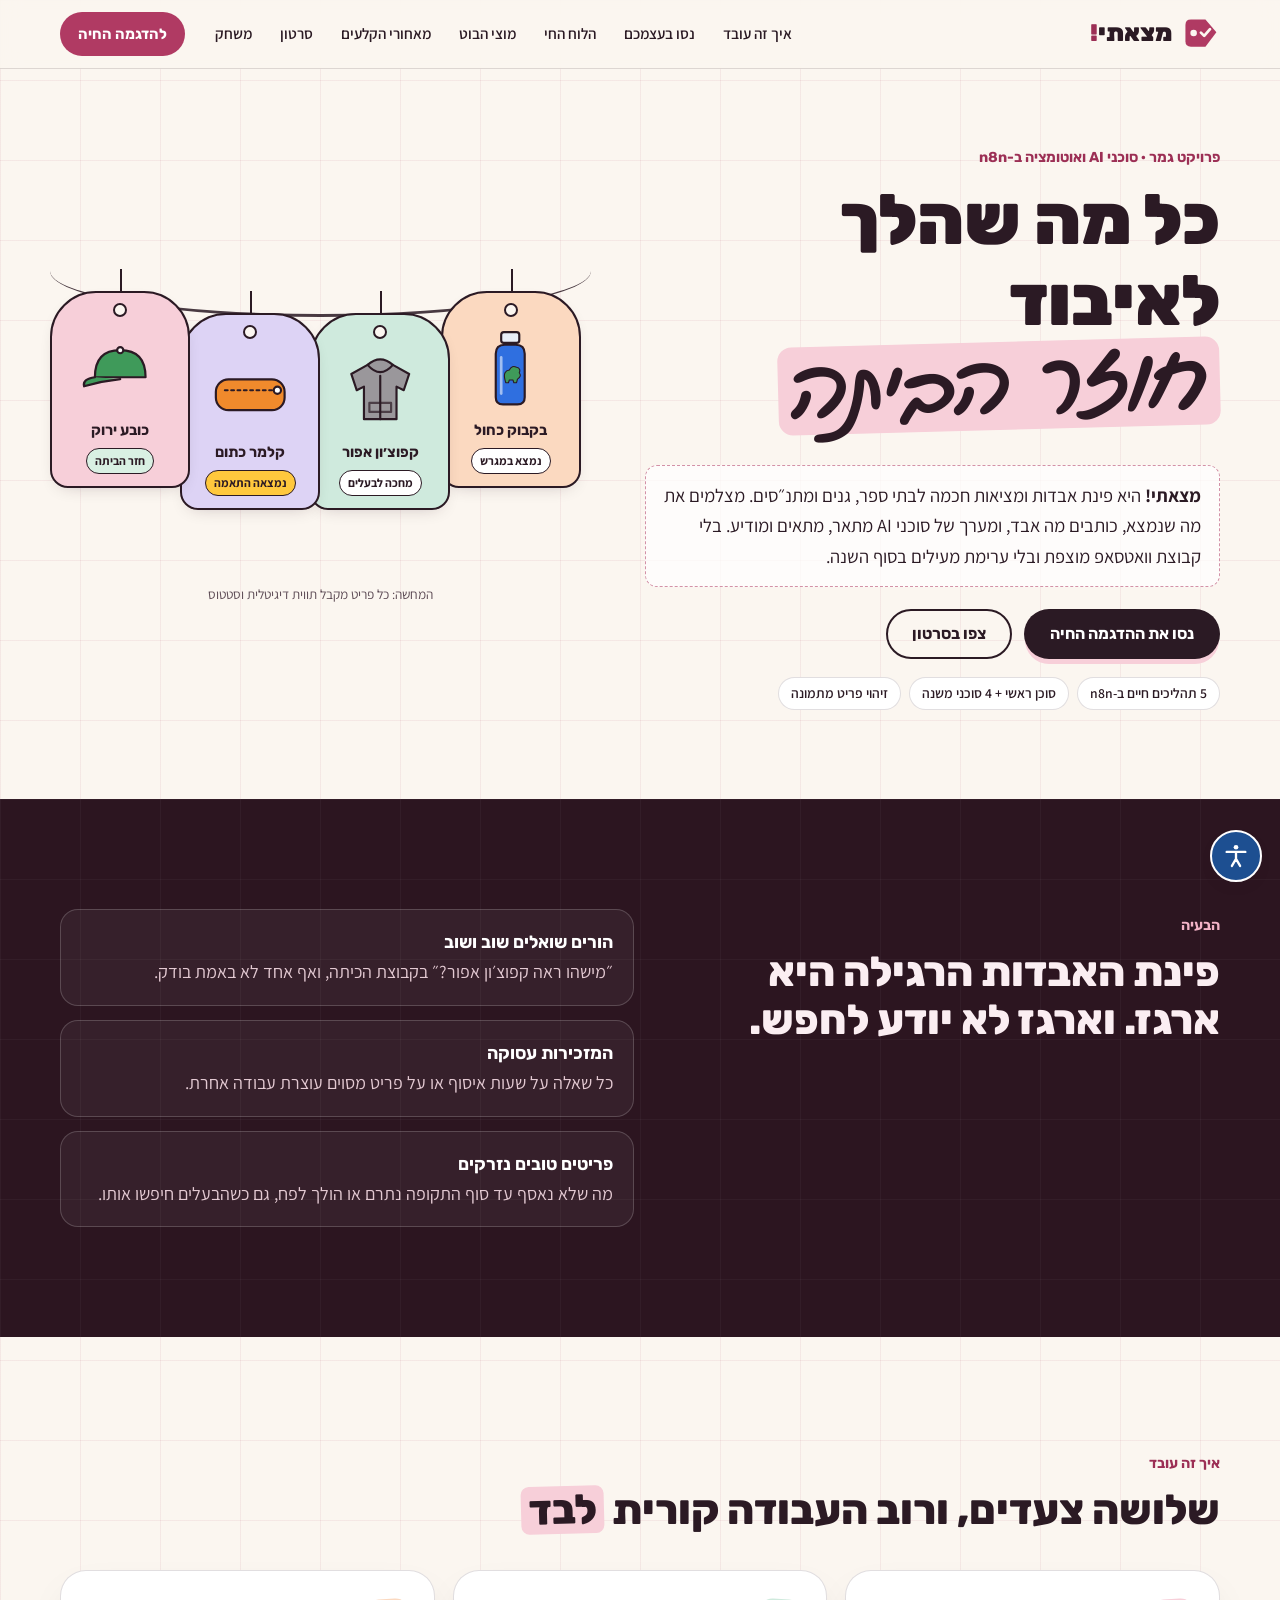
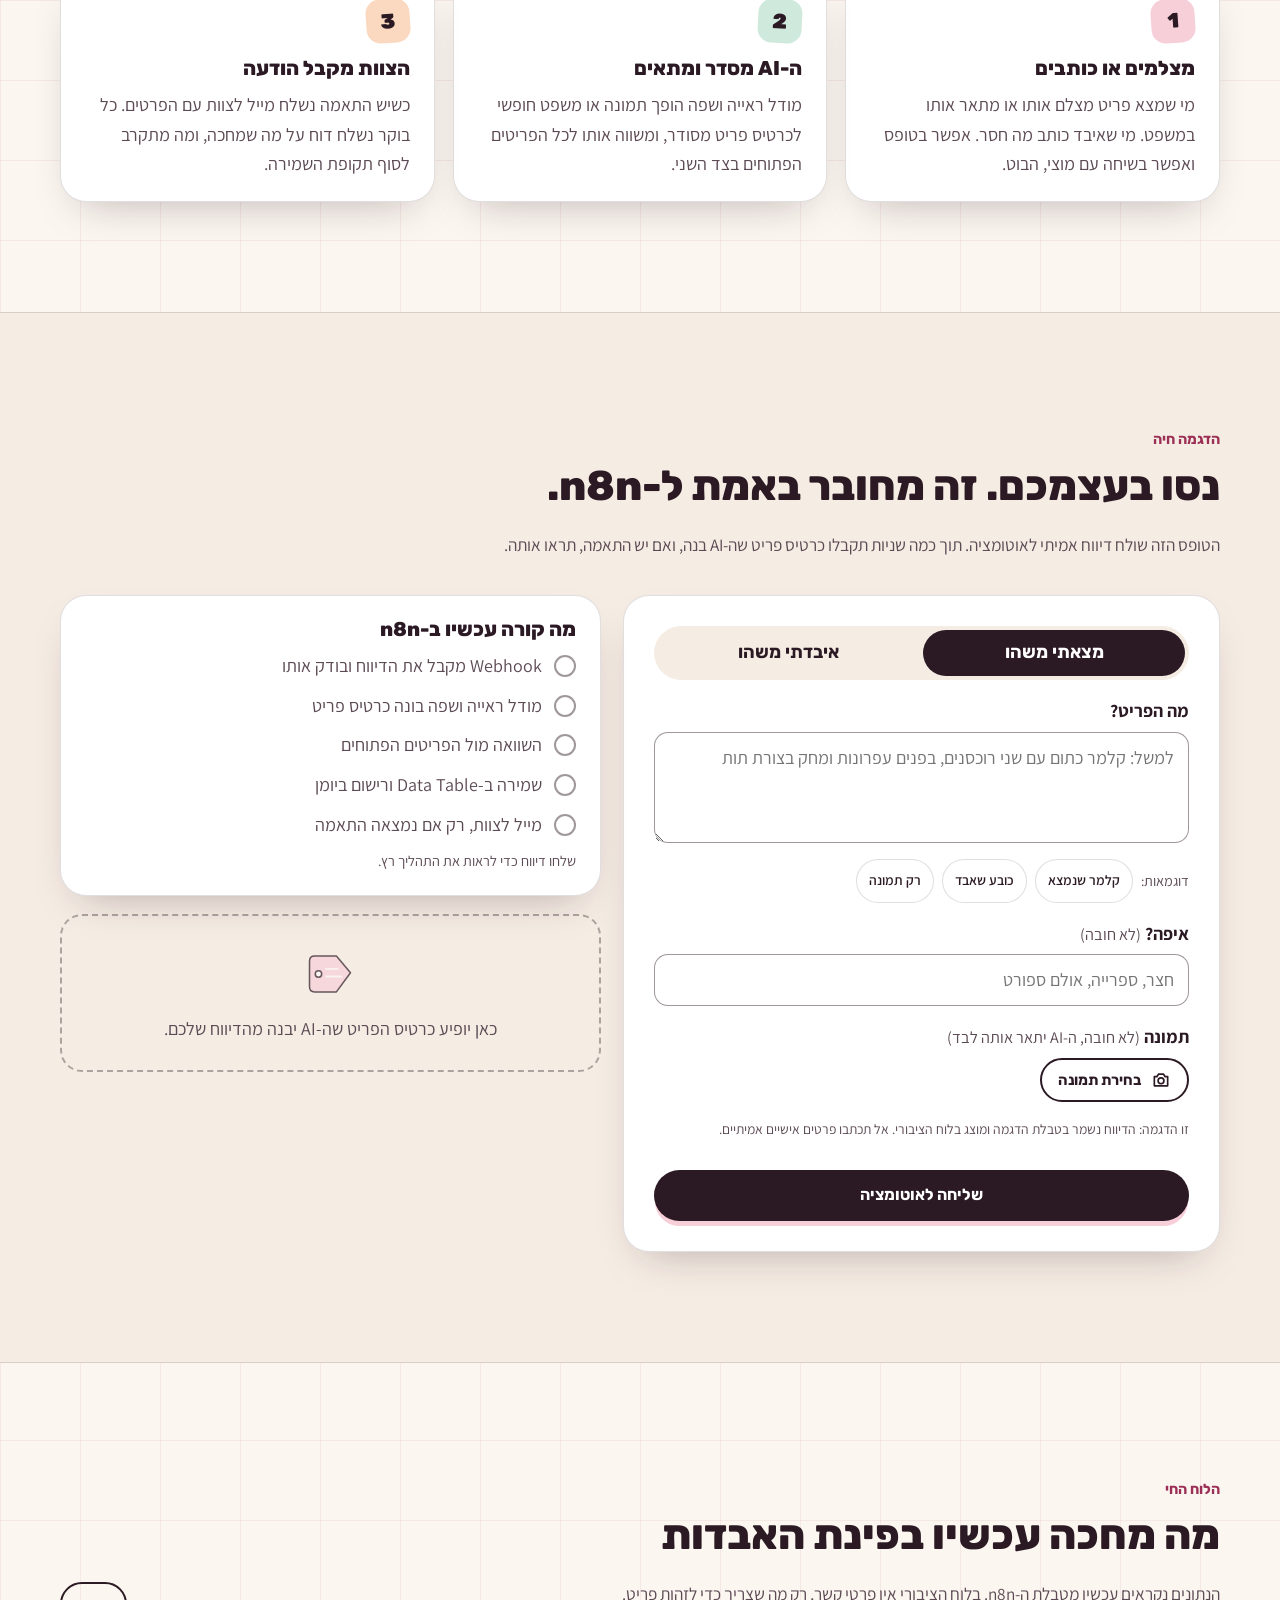
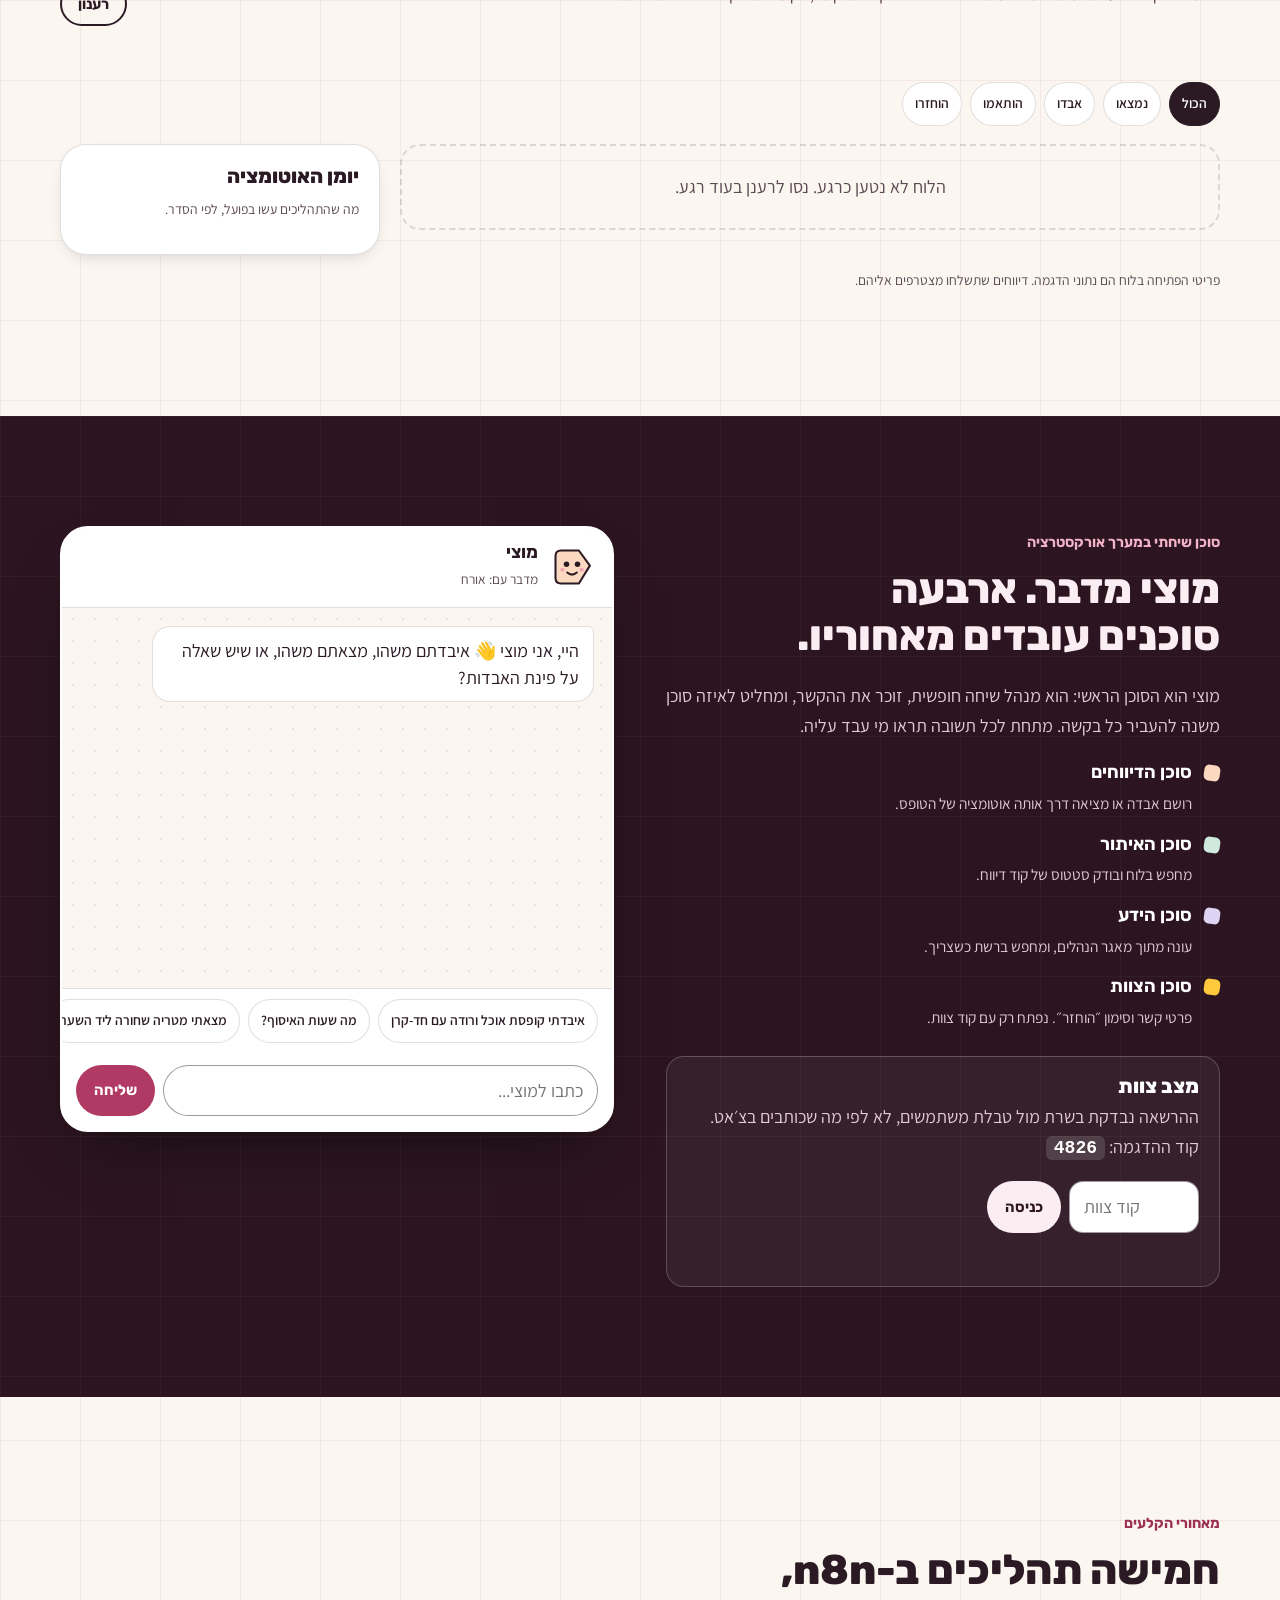
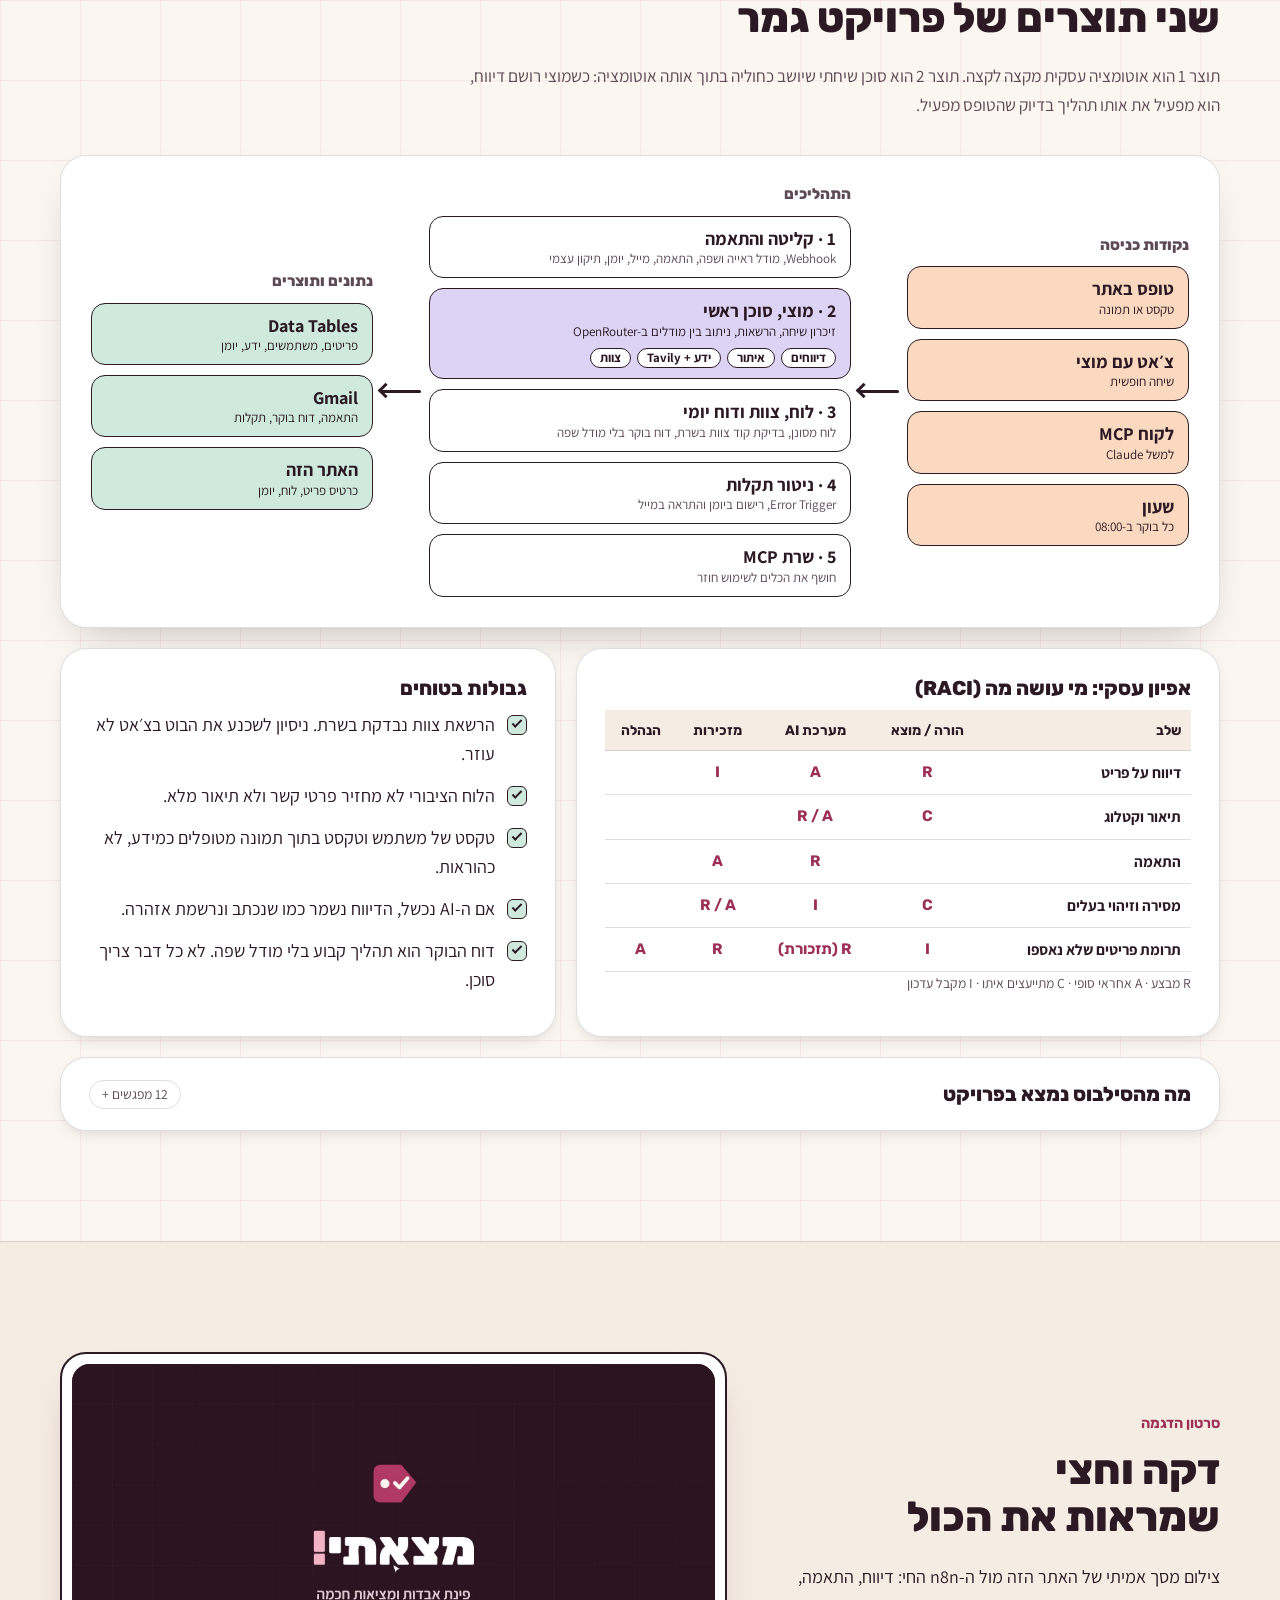
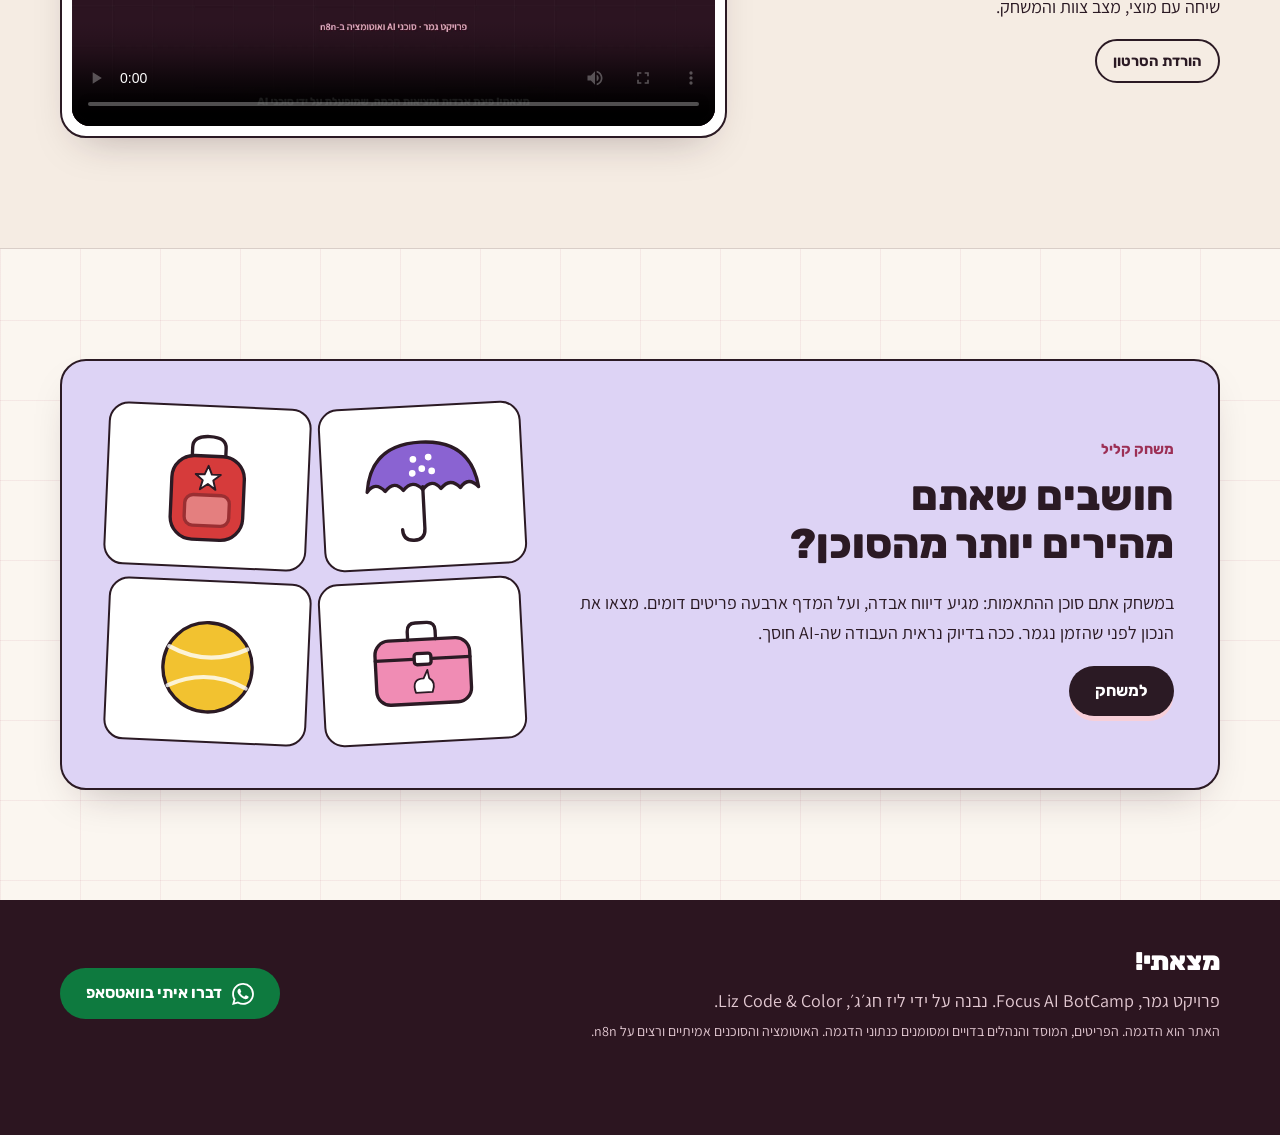
<file: index.html>
<!doctype html>
<html lang="he" dir="rtl">
  <head>
    <meta charset="utf-8" />
    <meta name="viewport" content="width=device-width, initial-scale=1" />
    <title>מצאתי! · פינת אבדות ומציאות חכמה עם סוכני AI</title>
    <meta name="description" content="מצאתי! היא פינת אבדות ומציאות חכמה לבתי ספר, גנים ומתנ״סים: מצלמים את מה שנמצא, כותבים מה אבד, וסוכני AI ב-n8n מתאימים ומודיעים. פרויקט גמר, הדגמה חיה." />
    <meta name="robots" content="noindex" />
    <meta property="og:title" content="מצאתי! · פינת אבדות ומציאות חכמה" />
    <meta property="og:description" content="מצלמים, כותבים, וסוכני AI מחזירים את האבדה הביתה. הדגמה חיה על n8n." />
    <meta name="theme-color" content="#2c1520" />
    <link rel="icon" href="assets/img/favicon.svg" type="image/svg+xml" />
    <link rel="preconnect" href="https://fonts.googleapis.com" />
    <link rel="preconnect" href="https://fonts.gstatic.com" crossorigin />
    <link href="https://fonts.googleapis.com/css2?family=Assistant:wght@400;600;700&family=Gveret+Levin&family=Rubik:wght@500;700;800;900&display=swap" rel="stylesheet" />
    <link rel="stylesheet" href="assets/css/base.css" />
    <link rel="stylesheet" href="assets/css/site.css" />
    <script>
      // Boot: mark JS as available and restore accessibility choices before first paint.
      (function () {
        var d = document.documentElement;
        d.classList.add("js");
        try {
          var s = JSON.parse(localStorage.getItem("matzati-a11y") || "{}");
          Object.keys(s).forEach(function (k) {
            if (s[k]) d.setAttribute("data-a11y-" + k, s[k]);
          });
        } catch (e) {}
      })();
    </script>
  </head>
  <body>
    <a class="skip-link" href="#main">דילוג לתוכן</a>

    <header class="site-header">
      <div class="wrap header-row">
        <a class="logo" href="#top" aria-label="מצאתי! לראש העמוד">
          <svg viewBox="0 0 44 44" width="40" height="40" aria-hidden="true">
            <path d="M12 6h16l12 14-12 16H12q-6 0-6-6V12q0-6 6-6z" fill="#b03a63" />
            <circle cx="15" cy="21" r="3.6" fill="#fbf6f0" />
            <path d="M23 20.5l3.6 3.6 6.4-7.4" fill="none" stroke="#fbf6f0" stroke-width="3" stroke-linecap="round" stroke-linejoin="round" />
          </svg>
          <span class="logo-text">מצאתי<span class="logo-bang">!</span></span>
        </a>
        <nav class="site-nav" aria-label="ניווט ראשי">
          <a href="#how">איך זה עובד</a>
          <a href="#demo">נסו בעצמכם</a>
          <a href="#board">הלוח החי</a>
          <a href="#chat">מוצי הבוט</a>
          <a href="#behind">מאחורי הקלעים</a>
          <a href="#video">סרטון</a>
          <a href="game.html">משחק</a>
        </nav>
        <a class="btn btn-accent btn-small header-cta" href="#demo">להדגמה החיה</a>
      </div>
    </header>

    <main id="main">
      <!-- HERO -->
      <section class="hero" id="top">
        <div class="wrap hero-grid">
          <div class="hero-copy">
            <span class="eyebrow">פרויקט גמר · סוכני AI ואוטומציה ב-n8n</span>
            <h1>כל מה שהלך לאיבוד <span class="marker"><span class="hand">חוזר הביתה</span></span></h1>
            <p class="hero-lead">
              <strong>מצאתי!</strong> היא פינת אבדות ומציאות חכמה לבתי ספר, גנים ומתנ״סים. מצלמים את מה שנמצא, כותבים מה אבד, ומערך של סוכני AI מתאר, מתאים ומודיע. בלי קבוצת וואטסאפ מוצפת ובלי ערימת מעילים בסוף השנה.
            </p>
            <div class="hero-actions">
              <a class="btn btn-primary" href="#demo">נסו את ההדגמה החיה</a>
              <a class="btn btn-ghost" href="#video">צפו בסרטון</a>
            </div>
            <ul class="hero-chips" aria-label="מה יש בפרויקט">
              <li class="chip">5 תהליכים חיים ב-n8n</li>
              <li class="chip">סוכן ראשי + 4 סוכני משנה</li>
              <li class="chip">זיהוי פריט מתמונה</li>
            </ul>
          </div>

          <div class="hero-art" aria-hidden="true">
            <div class="line-rope"></div>
            <div class="hang hang-1">
              <div class="tag tag-peach">
                <div class="tag-hole"></div>
                <div class="tag-art" data-item="bottle" data-color="#2f6fe0" data-mark="dino"></div>
                <div class="tag-title">בקבוק כחול</div>
                <div class="tag-status st-found">נמצא במגרש</div>
              </div>
            </div>
            <div class="hang hang-2">
              <div class="tag tag-mint">
                <div class="tag-hole"></div>
                <div class="tag-art" data-item="hoodie" data-color="#9a979b"></div>
                <div class="tag-title">קפוצ׳ון אפור</div>
                <div class="tag-status st-wait">מחכה לבעלים</div>
              </div>
            </div>
            <div class="hang hang-3">
              <div class="tag tag-lilac">
                <div class="tag-hole"></div>
                <div class="tag-art" data-item="pencilcase" data-color="#f08a2c"></div>
                <div class="tag-title">קלמר כתום</div>
                <div class="tag-status st-match">נמצאה התאמה</div>
              </div>
            </div>
            <div class="hang hang-4">
              <div class="tag tag-blush">
                <div class="tag-hole"></div>
                <div class="tag-art" data-item="cap" data-color="#3f9a5a"></div>
                <div class="tag-title">כובע ירוק</div>
                <div class="tag-status st-back">חזר הביתה</div>
              </div>
            </div>
            <p class="art-caption">המחשה: כל פריט מקבל תווית דיגיטלית וסטטוס</p>
          </div>
        </div>
      </section>

      <!-- PROBLEM -->
      <section class="problem" aria-labelledby="problem-title">
        <div class="wrap problem-grid">
          <div data-reveal>
            <span class="eyebrow">הבעיה</span>
            <h2 id="problem-title">פינת האבדות הרגילה היא ארגז. וארגז לא יודע לחפש.</h2>
          </div>
          <ul class="pain-list">
            <li data-reveal>
              <strong>הורים שואלים שוב ושוב</strong>
              <span>״מישהו ראה קפוצ׳ון אפור?״ בקבוצת הכיתה, ואף אחד לא באמת בודק.</span>
            </li>
            <li data-reveal>
              <strong>המזכירות עסוקה</strong>
              <span>כל שאלה על שעות איסוף או על פריט מסוים עוצרת עבודה אחרת.</span>
            </li>
            <li data-reveal>
              <strong>פריטים טובים נזרקים</strong>
              <span>מה שלא נאסף עד סוף התקופה נתרם או הולך לפח, גם כשהבעלים חיפשו אותו.</span>
            </li>
          </ul>
        </div>
      </section>

      <!-- HOW -->
      <section class="how" id="how" aria-labelledby="how-title">
        <div class="wrap">
          <div class="section-head" data-reveal>
            <span class="eyebrow">איך זה עובד</span>
            <h2 id="how-title">שלושה צעדים, ורוב העבודה קורית <span class="marker">לבד</span></h2>
          </div>
          <ol class="steps">
            <li class="step card" data-reveal>
              <span class="step-num">1</span>
              <h3>מצלמים או כותבים</h3>
              <p>מי שמצא פריט מצלם אותו או מתאר אותו במשפט. מי שאיבד כותב מה חסר. אפשר בטופס ואפשר בשיחה עם מוצי, הבוט.</p>
            </li>
            <li class="step card" data-reveal>
              <span class="step-num">2</span>
              <h3>ה-AI מסדר ומתאים</h3>
              <p>מודל ראייה ושפה הופך תמונה או משפט חופשי לכרטיס פריט מסודר, ומשווה אותו לכל הפריטים הפתוחים בצד השני.</p>
            </li>
            <li class="step card" data-reveal>
              <span class="step-num">3</span>
              <h3>הצוות מקבל הודעה</h3>
              <p>כשיש התאמה נשלח מייל לצוות עם הפרטים. כל בוקר נשלח דוח על מה שמחכה, ומה מתקרב לסוף תקופת השמירה.</p>
            </li>
          </ol>
        </div>
      </section>

      <!-- LIVE DEMO -->
      <section class="demo" id="demo" aria-labelledby="demo-title">
        <div class="wrap">
          <div class="section-head" data-reveal>
            <span class="eyebrow">הדגמה חיה</span>
            <h2 id="demo-title">נסו בעצמכם. זה מחובר באמת ל-n8n.</h2>
            <p class="section-lead">הטופס הזה שולח דיווח אמיתי לאוטומציה. תוך כמה שניות תקבלו כרטיס פריט שה-AI בנה, ואם יש התאמה, תראו אותה.</p>
          </div>

          <div class="demo-grid">
            <form class="card demo-form" id="report-form" novalidate>
              <fieldset class="kind-switch">
                <legend class="sr-only">סוג הדיווח</legend>
                <label class="kind-option">
                  <input type="radio" name="kind" value="found" checked />
                  <span>מצאתי משהו</span>
                </label>
                <label class="kind-option">
                  <input type="radio" name="kind" value="lost" />
                  <span>איבדתי משהו</span>
                </label>
              </fieldset>

              <label class="field">
                <span class="field-label">מה הפריט?</span>
                <textarea name="description" id="f-description" rows="3" maxlength="600" placeholder="למשל: קלמר כתום עם שני רוכסנים, בפנים עפרונות ומחק בצורת תות"></textarea>
              </label>

              <div class="examples" aria-label="דוגמאות מוכנות">
                <span class="examples-label">דוגמאות:</span>
                <button type="button" class="chip chip-btn" data-example="found|קלמר כתום עם שני רוכסנים, בפנים עפרונות ומחק בצורת תות|ליד כיתה ג׳2">קלמר שנמצא</button>
                <button type="button" class="chip chip-btn" data-example="lost|כובע מצחייה ירוק כהה עם רצועה מאחור|חצר">כובע שאבד</button>
                <button type="button" class="chip chip-btn" data-example-image="assets/img/sample-bottle.png" data-kind="lost">רק תמונה</button>
              </div>

              <label class="field">
                <span class="field-label">איפה? <span class="optional">(לא חובה)</span></span>
                <input type="text" name="location" id="f-location" maxlength="80" placeholder="חצר, ספרייה, אולם ספורט" />
              </label>

              <div class="field">
                <span class="field-label" id="photo-label">תמונה <span class="optional">(לא חובה, ה-AI יתאר אותה לבד)</span></span>
                <div class="photo-row">
                  <label class="btn btn-ghost btn-small photo-btn">
                    <input type="file" id="f-image" accept="image/*" class="sr-only" aria-labelledby="photo-label" />
                    <svg viewBox="0 0 24 24" width="20" height="20" aria-hidden="true"><path d="M4 8h3l2-3h6l2 3h3v11H4z" fill="none" stroke="currentColor" stroke-width="2" stroke-linejoin="round" /><circle cx="12" cy="13" r="3.5" fill="none" stroke="currentColor" stroke-width="2" /></svg>
                    בחירת תמונה
                  </label>
                  <div class="photo-preview" id="photo-preview" hidden>
                    <img alt="התמונה שנבחרה" id="photo-img" />
                    <button type="button" class="photo-remove" id="photo-remove" aria-label="הסרת התמונה">×</button>
                  </div>
                </div>
              </div>

              <p class="demo-note">זו הדגמה: הדיווח נשמר בטבלת הדגמה ומוצג בלוח הציבורי. אל תכתבו פרטים אישיים אמיתיים.</p>
              <p class="form-error" id="form-error" role="alert" hidden></p>
              <button class="btn btn-primary" type="submit" id="report-submit">שליחה לאוטומציה</button>
            </form>

            <div class="demo-side">
              <div class="card pipeline" aria-live="polite">
                <h3>מה קורה עכשיו ב-n8n</h3>
                <ol class="pipe-steps" id="pipe-steps">
                  <li data-step="webhook"><span class="pipe-dot"></span>Webhook מקבל את הדיווח ובודק אותו</li>
                  <li data-step="vlm"><span class="pipe-dot"></span>מודל ראייה ושפה בונה כרטיס פריט</li>
                  <li data-step="match"><span class="pipe-dot"></span>השוואה מול הפריטים הפתוחים</li>
                  <li data-step="save"><span class="pipe-dot"></span>שמירה ב-Data Table ורישום ביומן</li>
                  <li data-step="mail"><span class="pipe-dot"></span>מייל לצוות, רק אם נמצאה התאמה</li>
                </ol>
                <p class="pipe-hint" id="pipe-hint">שלחו דיווח כדי לראות את התהליך רץ.</p>
              </div>

              <div class="result-empty" id="result-empty">
                <div data-item="tag" data-color="#f7cfd9"></div>
                <p>כאן יופיע כרטיס הפריט שה-AI יבנה מהדיווח שלכם.</p>
              </div>
              <div class="result" id="report-result" hidden tabindex="-1"></div>
            </div>
          </div>
        </div>
      </section>

      <!-- BOARD -->
      <section class="board" id="board" aria-labelledby="board-title">
        <div class="wrap">
          <div class="section-head board-head" data-reveal>
            <div>
              <span class="eyebrow">הלוח החי</span>
              <h2 id="board-title">מה מחכה עכשיו בפינת האבדות</h2>
              <p class="section-lead">הנתונים נקראים עכשיו מטבלת ה-n8n. בלוח הציבורי אין פרטי קשר, רק מה שצריך כדי לזהות פריט.</p>
            </div>
            <button class="btn btn-ghost btn-small" type="button" id="board-refresh">רענון</button>
          </div>

          <div class="stats" id="board-stats" aria-live="polite"></div>

          <div class="board-filters" role="group" aria-label="סינון הלוח">
            <button type="button" class="chip chip-btn" data-filter="all" aria-pressed="true">הכול</button>
            <button type="button" class="chip chip-btn" data-filter="found" aria-pressed="false">נמצאו</button>
            <button type="button" class="chip chip-btn" data-filter="lost" aria-pressed="false">אבדו</button>
            <button type="button" class="chip chip-btn" data-filter="matched" aria-pressed="false">הותאמו</button>
            <button type="button" class="chip chip-btn" data-filter="returned" aria-pressed="false">הוחזרו</button>
          </div>

          <div class="board-layout">
            <ul class="board-grid" id="board-grid" aria-label="פריטים בלוח"></ul>
            <aside class="card activity" aria-labelledby="activity-title">
              <h3 id="activity-title">יומן האוטומציה</h3>
              <p class="demo-note">מה שהתהליכים עשו בפועל, לפי הסדר.</p>
              <ol class="activity-list" id="activity-list"></ol>
            </aside>
          </div>
          <p class="demo-note board-note">פריטי הפתיחה בלוח הם נתוני הדגמה. דיווחים שתשלחו מצטרפים אליהם.</p>
        </div>
      </section>

      <!-- CHAT -->
      <section class="chat-section" id="chat" aria-labelledby="chat-title">
        <div class="wrap chat-grid">
          <div class="chat-copy" data-reveal>
            <span class="eyebrow eyebrow-on-deep">סוכן שיחתי במערך אורקסטרציה</span>
            <h2 id="chat-title">מוצי מדבר. ארבעה סוכנים עובדים מאחוריו.</h2>
            <p>מוצי הוא הסוכן הראשי: הוא מנהל שיחה חופשית, זוכר את ההקשר, ומחליט לאיזה סוכן משנה להעביר כל בקשה. מתחת לכל תשובה תראו מי עבד עליה.</p>
            <ul class="agents">
              <li><span class="agent-dot" style="--c: var(--peach)"></span><div><strong>סוכן הדיווחים</strong><span>רושם אבדה או מציאה דרך אותה אוטומציה של הטופס.</span></div></li>
              <li><span class="agent-dot" style="--c: var(--mint)"></span><div><strong>סוכן האיתור</strong><span>מחפש בלוח ובודק סטטוס של קוד דיווח.</span></div></li>
              <li><span class="agent-dot" style="--c: var(--lilac)"></span><div><strong>סוכן הידע</strong><span>עונה מתוך מאגר הנהלים, ומחפש ברשת כשצריך.</span></div></li>
              <li><span class="agent-dot" style="--c: var(--sun)"></span><div><strong>סוכן הצוות</strong><span>פרטי קשר וסימון ״הוחזר״. נפתח רק עם קוד צוות.</span></div></li>
            </ul>

            <div class="staff-box">
              <h3>מצב צוות</h3>
              <p>ההרשאה נבדקת בשרת מול טבלת משתמשים, לא לפי מה שכותבים בצ׳אט. קוד ההדגמה: <code dir="ltr">4826</code></p>
              <form class="staff-form" id="staff-form">
                <label class="sr-only" for="staff-code">קוד צוות</label>
                <input type="text" id="staff-code" inputmode="numeric" autocomplete="off" maxlength="12" placeholder="קוד צוות" dir="ltr" />
                <button class="btn btn-small btn-on-deep" type="submit">כניסה</button>
                <button class="btn btn-small btn-ghost-on-deep" type="button" id="staff-reset" hidden>איפוס נתוני ההדגמה</button>
              </form>
              <p class="staff-status" id="staff-status" role="status"></p>
            </div>
          </div>

          <div class="chat-panel" data-reveal>
            <div class="chat-head">
              <div class="motzi" aria-hidden="true">
                <svg viewBox="0 0 64 64" width="44" height="44">
                  <path d="M16 8h26l16 22-16 26H16q-8 0-8-8V16q0-8 8-8z" fill="#fbd9c0" stroke="#2b1a24" stroke-width="3" stroke-linejoin="round" />
                  <circle cx="24" cy="28" r="4" fill="#2b1a24" /><circle cx="40" cy="28" r="4" fill="#2b1a24" />
                  <path d="M25 40q7 6 14 0" fill="none" stroke="#2b1a24" stroke-width="3" stroke-linecap="round" />
                  <circle cx="18" cy="36" r="3" fill="#f08cb4" opacity=".7" /><circle cx="46" cy="36" r="3" fill="#f08cb4" opacity=".7" />
                </svg>
              </div>
              <div>
                <strong>מוצי</strong>
                <span class="chat-role" id="chat-role">מדבר עם: אורח</span>
              </div>
            </div>
            <div class="chat-log" id="chat-log" role="log" aria-live="polite" aria-label="שיחה עם מוצי" tabindex="0"></div>
            <div class="chat-suggest" id="chat-suggest" aria-label="הצעות לשאלות">
              <button type="button" class="chip chip-btn">איבדתי קופסת אוכל ורודה עם חד-קרן</button>
              <button type="button" class="chip chip-btn">מה שעות האיסוף?</button>
              <button type="button" class="chip chip-btn">מצאתי מטריה שחורה ליד השער</button>
              <button type="button" class="chip chip-btn">תראה לי מה מחכה למסירה</button>
            </div>
            <form class="chat-form" id="chat-form">
              <label class="sr-only" for="chat-input">הודעה למוצי</label>
              <input type="text" id="chat-input" maxlength="500" autocomplete="off" placeholder="כתבו למוצי..." />
              <button class="btn btn-accent btn-small" type="submit" id="chat-send">שליחה</button>
            </form>
          </div>
        </div>
      </section>

      <!-- BEHIND THE SCENES -->
      <section class="behind" id="behind" aria-labelledby="behind-title">
        <div class="wrap">
          <div class="section-head" data-reveal>
            <span class="eyebrow">מאחורי הקלעים</span>
            <h2 id="behind-title">חמישה תהליכים ב-n8n, שני תוצרים של פרויקט גמר</h2>
            <p class="section-lead">תוצר 1 הוא אוטומציה עסקית מקצה לקצה. תוצר 2 הוא סוכן שיחתי שיושב כחוליה בתוך אותה אוטומציה: כשמוצי רושם דיווח, הוא מפעיל את אותו תהליך בדיוק שהטופס מפעיל.</p>
          </div>

          <div class="arch card" data-reveal>
            <div class="arch-col">
              <h3>נקודות כניסה</h3>
              <div class="arch-node n-in">טופס באתר<small>טקסט או תמונה</small></div>
              <div class="arch-node n-in">צ׳אט עם מוצי<small>שיחה חופשית</small></div>
              <div class="arch-node n-in">לקוח MCP<small>למשל Claude</small></div>
              <div class="arch-node n-in">שעון<small>כל בוקר ב-08:00</small></div>
            </div>
            <div class="arch-arrow" aria-hidden="true"></div>
            <div class="arch-col arch-main">
              <h3>התהליכים</h3>
              <div class="arch-node n-wf"><b>1 · קליטה והתאמה</b><small>Webhook, מודל ראייה ושפה, התאמה, מייל, יומן, תיקון עצמי</small></div>
              <div class="arch-node n-wf n-agent">
                <b>2 · מוצי, סוכן ראשי</b>
                <small>זיכרון שיחה, הרשאות, ניתוב בין מודלים ב-OpenRouter</small>
                <div class="sub-agents"><span>דיווחים</span><span>איתור</span><span>ידע + Tavily</span><span>צוות</span></div>
              </div>
              <div class="arch-node n-wf"><b>3 · לוח, צוות ודוח יומי</b><small>לוח מסונן, בדיקת קוד צוות בשרת, דוח בוקר בלי מודל שפה</small></div>
              <div class="arch-node n-wf"><b>4 · ניטור תקלות</b><small>Error Trigger, רישום ביומן והתראה במייל</small></div>
              <div class="arch-node n-wf"><b>5 · שרת MCP</b><small>חושף את הכלים לשימוש חוזר</small></div>
            </div>
            <div class="arch-arrow" aria-hidden="true"></div>
            <div class="arch-col">
              <h3>נתונים ותוצרים</h3>
              <div class="arch-node n-out">Data Tables<small>פריטים, משתמשים, ידע, יומן</small></div>
              <div class="arch-node n-out">Gmail<small>התאמה, דוח בוקר, תקלות</small></div>
              <div class="arch-node n-out">האתר הזה<small>כרטיס פריט, לוח, יומן</small></div>
            </div>
          </div>

          <div class="behind-grid">
            <div class="card raci" data-reveal>
              <h3>אפיון עסקי: מי עושה מה (RACI)</h3>
              <div class="table-scroll" tabindex="0" role="region" aria-label="טבלת RACI">
                <table>
                  <thead>
                    <tr><th scope="col">שלב</th><th scope="col">הורה / מוצא</th><th scope="col">מערכת AI</th><th scope="col">מזכירות</th><th scope="col">הנהלה</th></tr>
                  </thead>
                  <tbody>
                    <tr><th scope="row">דיווח על פריט</th><td>R</td><td>A</td><td>I</td><td></td></tr>
                    <tr><th scope="row">תיאור וקטלוג</th><td>C</td><td>R / A</td><td></td><td></td></tr>
                    <tr><th scope="row">התאמה</th><td></td><td>R</td><td>A</td><td></td></tr>
                    <tr><th scope="row">מסירה וזיהוי בעלים</th><td>C</td><td>I</td><td>R / A</td><td></td></tr>
                    <tr><th scope="row">תרומת פריטים שלא נאספו</th><td>I</td><td>R (תזכורת)</td><td>R</td><td>A</td></tr>
                  </tbody>
                </table>
              </div>
              <p class="demo-note">R מבצע · A אחראי סופי · C מתייעצים איתו · I מקבל עדכון</p>
            </div>

            <div class="card safety" data-reveal>
              <h3>גבולות בטוחים</h3>
              <ul class="check-list">
                <li>הרשאת צוות נבדקת בשרת. ניסיון לשכנע את הבוט בצ׳אט לא עוזר.</li>
                <li>הלוח הציבורי לא מחזיר פרטי קשר ולא תיאור מלא.</li>
                <li>טקסט של משתמש וטקסט בתוך תמונה מטופלים כמידע, לא כהוראות.</li>
                <li>אם ה-AI נכשל, הדיווח נשמר כמו שנכתב ונרשמת אזהרה.</li>
                <li>דוח הבוקר הוא תהליך קבוע בלי מודל שפה. לא כל דבר צריך סוכן.</li>
              </ul>
            </div>
          </div>

          <details class="card syllabus" data-reveal>
            <summary><h3>מה מהסילבוס נמצא בפרויקט</h3><span class="summary-hint">12 מפגשים</span></summary>
            <ol class="syllabus-list">
              <li><b>מבוא, פרומפטים והקשר</b><span>הנחיות מערכת לכל סוכן, עם תפקיד, כלים, כללים וסגנון.</span></li>
              <li><b>n8n וסוכן עם כלים</b><span>חמישה תהליכים פעילים, סוכנים שמבצעים פעולות אמיתיות.</span></li>
              <li><b>כלים, זיכרון ו-OpenRouter</b><span>זיכרון שיחה לפי משתמש, שני מודלים שונים דרך OpenRouter, מייל ב-Gmail.</span></li>
              <li><b>חיפוש מבוסס AI</b><span>סוכן הידע משתמש ב-Tavily לשאלות שלא במאגר.</span></li>
              <li><b>RAG בסיסי</b><span>סוכן הידע שולף ממאגר נהלים ועונה רק ממנו. בגרסה הזו השליפה היא מטבלה, בלי חיפוש וקטורי.</span></li>
              <li><b>VLM ו-Multi-Agent</b><span>מודל ראייה ושפה מתאר פריט מתמונה. סוכן ראשי מפעיל ארבעה סוכני משנה.</span></li>
              <li><b>API, פלט מובנה ושרת MCP</b><span>קריאה ישירה ל-API של OpenRouter עם פלט JSON קבוע, ושרת MCP שחושף את הכלים.</span></li>
              <li><b>Flow Nodes וגבולות</b><span>IF, Set, Code, Schedule. דוח בוקר קבוע בלי מודל שפה.</span></li>
              <li><b>אפיון ומיפוי תהליכים</b><span>מיפוי נקודות הכאב וטבלת RACI בעמוד הזה.</span></li>
              <li><b>תמחור לפי ערך</b><span>מודל מוצע: הקמה חד-פעמית ותחזוקה חודשית לפי מוסד. בלי מחירים בהדגמה.</span></li>
              <li><b>טיפול בתקלות</b><span>ניסיון חוזר, גיבוי כשה-AI נופל, ותהליך ניטור ששולח התראה.</span></li>
              <li><b>משתמשים והרשאות</b><span>אורח מול צוות לפי טבלת משתמשים. כאן ב-Data Tables של n8n, ו-Supabase הוא השלב הבא.</span></li>
            </ol>
          </details>
        </div>
      </section>

      <!-- VIDEO -->
      <section class="video-section" id="video" aria-labelledby="video-title">
        <div class="wrap video-grid">
          <div data-reveal>
            <span class="eyebrow">סרטון הדגמה</span>
            <h2 id="video-title">דקה וחצי שמראות את הכול</h2>
            <p>צילום מסך אמיתי של האתר הזה מול ה-n8n החי: דיווח, התאמה, שיחה עם מוצי, מצב צוות והמשחק.</p>
            <a class="btn btn-ghost btn-small" href="video/matzati-demo.mp4" download>הורדת הסרטון</a>
          </div>
          <div class="video-frame card" data-reveal>
            <video controls preload="metadata" playsinline poster="video/poster.jpg" aria-label="סרטון הדגמה של מצאתי!">
              <source src="video/matzati-demo.mp4" type="video/mp4" />
              הדפדפן לא מציג וידאו. אפשר <a href="video/matzati-demo.mp4">להוריד את הסרטון</a>.
            </video>
          </div>
        </div>
      </section>

      <!-- GAME TEASER -->
      <section class="game-teaser" aria-labelledby="game-title">
        <div class="wrap">
          <div class="card teaser-card" data-reveal>
            <div>
              <span class="eyebrow">משחק קליל</span>
              <h2 id="game-title">חושבים שאתם מהירים יותר מהסוכן?</h2>
              <p>במשחק אתם סוכן ההתאמות: מגיע דיווח אבדה, ועל המדף ארבעה פריטים דומים. מצאו את הנכון לפני שהזמן נגמר. ככה בדיוק נראית העבודה שה-AI חוסך.</p>
              <a class="btn btn-primary" href="game.html">למשחק</a>
            </div>
            <div class="teaser-art" aria-hidden="true">
              <div class="tag-art" data-item="umbrella" data-color="#8a63d2" data-mark="dots"></div>
              <div class="tag-art" data-item="bag" data-color="#d63b3b" data-mark="star"></div>
              <div class="tag-art" data-item="lunchbox" data-color="#f08cb4" data-mark="unicorn"></div>
              <div class="tag-art" data-item="ball" data-color="#f2c230"></div>
            </div>
          </div>
        </div>
      </section>
    </main>

    <footer class="site-footer">
      <div class="wrap footer-row">
        <div>
          <strong class="footer-logo">מצאתי!</strong>
          <p>פרויקט גמר, Focus AI BotCamp. נבנה על ידי ליז חג׳ג׳, Liz Code &amp; Color.</p>
          <p class="footer-note">האתר הוא הדגמה. הפריטים, המוסד והנהלים בדויים ומסומנים כנתוני הדגמה. האוטומציה והסוכנים אמיתיים ורצים על n8n.</p>
        </div>
        <a class="btn btn-whatsapp" href="https://wa.me/972546887442?text=%D7%94%D7%99%D7%99%20%D7%9C%D7%99%D7%96%2C%20%D7%A8%D7%90%D7%99%D7%AA%D7%99%20%D7%90%D7%AA%20%D7%9E%D7%A6%D7%90%D7%AA%D7%99!%20%D7%95%D7%90%D7%A9%D7%9E%D7%97%20%D7%9C%D7%A9%D7%9E%D7%95%D7%A2%20%D7%A2%D7%95%D7%93" target="_blank" rel="noopener">
          <svg viewBox="0 0 24 24" width="22" height="22" aria-hidden="true"><path fill="currentColor" d="M17.47 14.38c-.3-.15-1.76-.87-2.03-.97-.27-.1-.47-.15-.67.15-.2.3-.77.97-.94 1.17-.17.2-.35.22-.65.07-.3-.15-1.26-.46-2.4-1.48-.89-.79-1.49-1.77-1.66-2.07-.17-.3-.02-.46.13-.61.14-.13.3-.35.45-.52.15-.17.2-.3.3-.5.1-.2.05-.37-.02-.52-.07-.15-.67-1.62-.92-2.22-.24-.58-.49-.5-.67-.51h-.57c-.2 0-.52.07-.8.37-.27.3-1.04 1.02-1.04 2.48 0 1.46 1.07 2.88 1.22 3.08.15.2 2.1 3.2 5.08 4.49.71.31 1.26.49 1.69.63.71.23 1.36.2 1.87.12.57-.08 1.76-.72 2.01-1.41.25-.7.25-1.29.17-1.41-.07-.13-.27-.2-.57-.35zM12.04 21.8h-.01a9.87 9.87 0 0 1-5.03-1.38l-.36-.21-3.74.98 1-3.65-.24-.37a9.86 9.86 0 0 1-1.51-5.26c0-5.45 4.44-9.88 9.9-9.88a9.82 9.82 0 0 1 6.99 2.9 9.82 9.82 0 0 1 2.89 6.99c0 5.45-4.44 9.88-9.89 9.88zM20.52 3.45A11.8 11.8 0 0 0 12.04 0C5.5 0 .16 5.34.16 11.89c0 2.1.55 4.14 1.59 5.95L.06 24l6.3-1.65a11.88 11.88 0 0 0 5.68 1.45h.01c6.54 0 11.88-5.34 11.88-11.89 0-3.18-1.24-6.17-3.41-8.46z" /></svg>
          דברו איתי בוואטסאפ
        </a>
      </div>
    </footer>

    <!-- Accessibility menu -->
    <div class="a11y" id="a11y">
      <button class="a11y-toggle" type="button" aria-expanded="false" aria-controls="a11y-panel" aria-label="תפריט נגישות">
        <svg viewBox="0 0 24 24" width="28" height="28" aria-hidden="true"><circle cx="12" cy="4.5" r="2" fill="currentColor" /><path d="M4 8.5h16M12 8.5v6m0 0-3.5 6m3.5-6 3.5 6" fill="none" stroke="currentColor" stroke-width="2" stroke-linecap="round" stroke-linejoin="round" /></svg>
      </button>
      <div class="a11y-panel" id="a11y-panel" hidden>
        <h2>נגישות</h2>
        <button type="button" data-a11y="text" aria-pressed="false">הגדלת טקסט</button>
        <button type="button" data-a11y="contrast" aria-pressed="false">ניגודיות גבוהה</button>
        <button type="button" data-a11y="links" aria-pressed="false">הדגשת קישורים</button>
        <button type="button" data-a11y="motion" aria-pressed="false">עצירת אנימציות</button>
        <button type="button" data-a11y-reset>איפוס</button>
      </div>
    </div>

    <script type="module" src="assets/js/main.js"></script>
  </body>
</html>
</file>
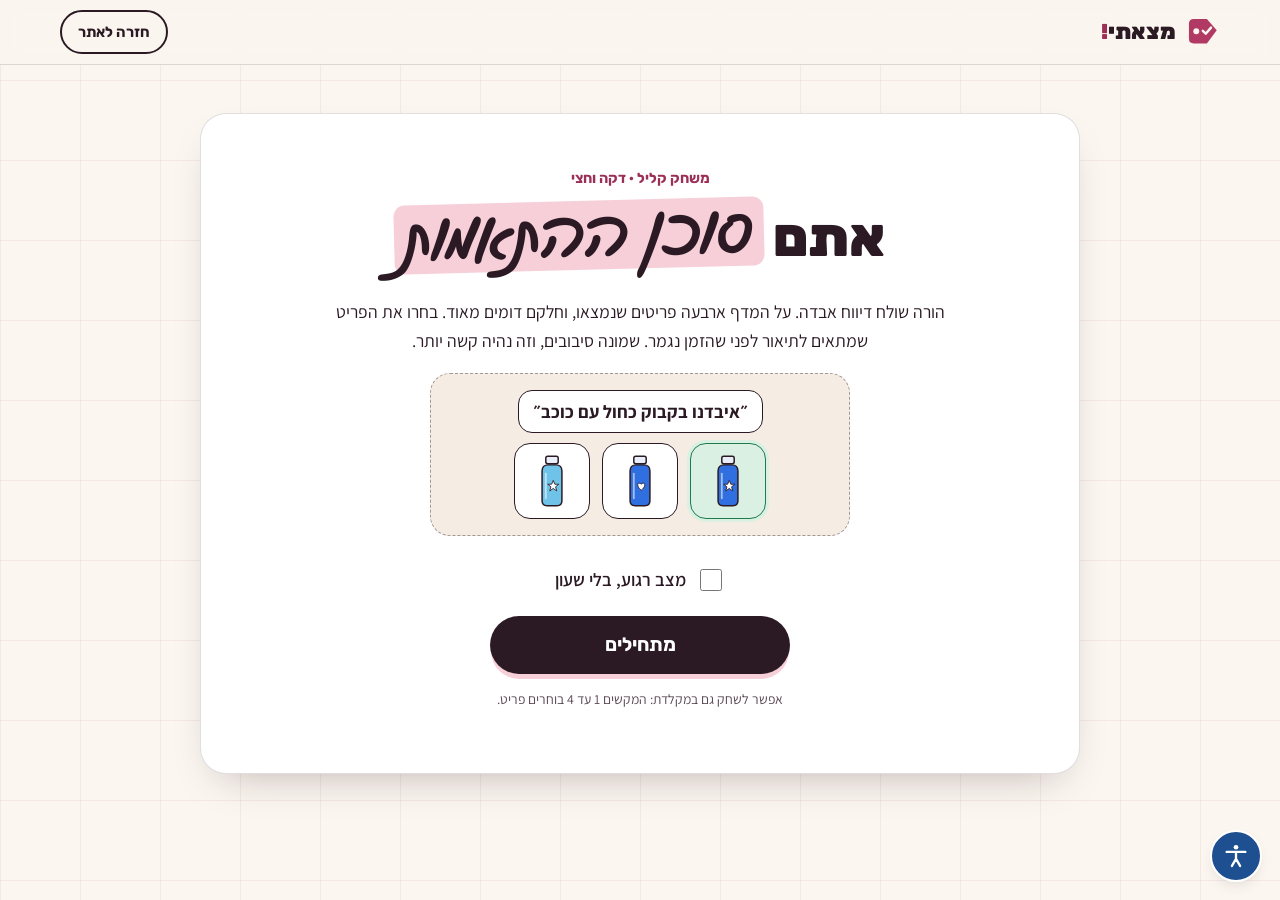
<file: game.html>
<!doctype html>
<html lang="he" dir="rtl">
  <head>
    <meta charset="utf-8" />
    <meta name="viewport" content="width=device-width, initial-scale=1" />
    <title>המשחק של מצאתי! · אתם סוכן ההתאמות</title>
    <meta name="description" content="משחק קליל שמדמה את העבודה של סוכן ההתאמות במצאתי!: מגיע דיווח אבדה, ואתם מוצאים את הפריט הנכון על המדף לפני שהזמן נגמר." />
    <meta name="robots" content="noindex" />
    <meta name="theme-color" content="#2c1520" />
    <link rel="icon" href="assets/img/favicon.svg" type="image/svg+xml" />
    <link rel="preconnect" href="https://fonts.googleapis.com" />
    <link rel="preconnect" href="https://fonts.gstatic.com" crossorigin />
    <link href="https://fonts.googleapis.com/css2?family=Assistant:wght@400;600;700&family=Gveret+Levin&family=Rubik:wght@500;700;800;900&display=swap" rel="stylesheet" />
    <link rel="stylesheet" href="assets/css/base.css" />
    <link rel="stylesheet" href="assets/css/game.css" />
    <script>
      (function () {
        var d = document.documentElement;
        d.classList.add("js");
        try {
          var s = JSON.parse(localStorage.getItem("matzati-a11y") || "{}");
          Object.keys(s).forEach(function (k) {
            if (s[k]) d.setAttribute("data-a11y-" + k, s[k]);
          });
        } catch (e) {}
      })();
    </script>
  </head>
  <body>
    <a class="skip-link" href="#game">דילוג למשחק</a>

    <header class="game-header">
      <div class="wrap game-header-row">
        <a class="logo" href="index.html" aria-label="חזרה לאתר מצאתי!">
          <svg viewBox="0 0 44 44" width="36" height="36" aria-hidden="true">
            <path d="M12 6h16l12 14-12 16H12q-6 0-6-6V12q0-6 6-6z" fill="#b03a63" />
            <circle cx="15" cy="21" r="3.6" fill="#fbf6f0" />
            <path d="M23 20.5l3.6 3.6 6.4-7.4" fill="none" stroke="#fbf6f0" stroke-width="3" stroke-linecap="round" stroke-linejoin="round" />
          </svg>
          <span class="logo-text">מצאתי<span class="logo-bang">!</span></span>
        </a>
        <div class="hud" id="hud" hidden>
          <span class="hud-pill">סיבוב <b id="hud-round">1</b>/<span id="hud-total">8</span></span>
          <span class="hud-pill">ניקוד <b id="hud-score">0</b></span>
          <span class="hud-pill hud-streak" id="hud-streak" hidden>רצף <b id="hud-streak-n">0</b></span>
        </div>
        <a class="btn btn-ghost btn-small" href="index.html">חזרה לאתר</a>
      </div>
    </header>

    <main id="game" class="wrap game-main">
      <!-- Start screen -->
      <section class="screen card" id="screen-start" aria-labelledby="start-title">
        <span class="eyebrow">משחק קליל · דקה וחצי</span>
        <h1 id="start-title">אתם <span class="marker"><span class="hand">סוכן ההתאמות</span></span></h1>
        <p class="start-lead">הורה שולח דיווח אבדה. על המדף ארבעה פריטים שנמצאו, וחלקם דומים מאוד. בחרו את הפריט שמתאים לתיאור לפני שהזמן נגמר. שמונה סיבובים, וזה נהיה קשה יותר.</p>
        <div class="start-demo" aria-hidden="true">
          <div class="bubble-mini">״איבדנו בקבוק כחול עם כוכב״</div>
          <div class="start-items">
            <span data-item="bottle" data-color="#2f6fe0" data-mark="star"></span>
            <span data-item="bottle" data-color="#2f6fe0" data-mark="heart"></span>
            <span data-item="bottle" data-color="#6fc3e8" data-mark="star"></span>
          </div>
        </div>
        <label class="relax">
          <input type="checkbox" id="relax-mode" />
          <span>מצב רגוע, בלי שעון</span>
        </label>
        <button class="btn btn-primary btn-big" type="button" id="start-btn">מתחילים</button>
        <p class="demo-note" id="best-line" hidden></p>
        <p class="demo-note">אפשר לשחק גם במקלדת: המקשים 1 עד 4 בוחרים פריט.</p>
      </section>

      <!-- Play screen -->
      <section class="screen" id="screen-play" hidden aria-labelledby="play-title">
        <h1 class="sr-only" id="play-title">סיבוב משחק</h1>
        <div class="report card" id="report" aria-live="polite">
          <div class="report-from">
            <svg viewBox="0 0 48 48" width="44" height="44" aria-hidden="true"><circle cx="24" cy="24" r="22" fill="#ddd3f5" stroke="#2b1a24" stroke-width="2.4" /><circle cx="24" cy="19" r="7" fill="#fff" stroke="#2b1a24" stroke-width="2.4" /><path d="M10 40q14-16 28 0" fill="#fff" stroke="#2b1a24" stroke-width="2.4" /></svg>
            <span>דיווח אבדה חדש</span>
          </div>
          <p class="report-text" id="report-text"></p>
        </div>

        <div class="timer" id="timer" role="progressbar" aria-label="הזמן שנשאר" aria-valuemin="0" aria-valuemax="100" aria-valuenow="100">
          <div class="timer-fill" id="timer-fill"></div>
        </div>

        <p class="shelf-label" id="shelf-label">על המדף בפינת האבדות. איזה פריט מתאים?</p>
        <div class="shelf" id="shelf" role="group" aria-labelledby="shelf-label"></div>
        <p class="feedback" id="feedback" role="status"></p>
      </section>

      <!-- End screen -->
      <section class="screen card" id="screen-end" hidden aria-labelledby="end-title">
        <span class="eyebrow">סוף משמרת</span>
        <h1 id="end-title" tabindex="-1"></h1>
        <p class="end-score">ניקוד: <b id="end-score">0</b> · התאמות נכונות: <b id="end-correct">0</b> מתוך <span id="end-total">8</span></p>
        <p class="end-text" id="end-text"></p>
        <div class="end-compare">
          <p><strong>ומה עושה הסוכן האמיתי?</strong> הוא לא משווה לארבעה פריטים אלא לכל הלוח, מבין תיאור חופשי וגם תמונה, ושולח מייל לצוות כשיש התאמה. אפשר לנסות אותו עכשיו.</p>
        </div>
        <div class="end-actions">
          <button class="btn btn-primary" type="button" id="again-btn">עוד משמרת</button>
          <a class="btn btn-accent" href="index.html#demo">לנסות את הסוכן האמיתי</a>
        </div>
      </section>
    </main>

    <div class="a11y" id="a11y">
      <button class="a11y-toggle" type="button" aria-expanded="false" aria-controls="a11y-panel" aria-label="תפריט נגישות">
        <svg viewBox="0 0 24 24" width="28" height="28" aria-hidden="true"><circle cx="12" cy="4.5" r="2" fill="currentColor" /><path d="M4 8.5h16M12 8.5v6m0 0-3.5 6m3.5-6 3.5 6" fill="none" stroke="currentColor" stroke-width="2" stroke-linecap="round" stroke-linejoin="round" /></svg>
      </button>
      <div class="a11y-panel" id="a11y-panel" hidden>
        <h2>נגישות</h2>
        <button type="button" data-a11y="text" aria-pressed="false">הגדלת טקסט</button>
        <button type="button" data-a11y="contrast" aria-pressed="false">ניגודיות גבוהה</button>
        <button type="button" data-a11y="links" aria-pressed="false">הדגשת קישורים</button>
        <button type="button" data-a11y="motion" aria-pressed="false">עצירת אנימציות</button>
        <button type="button" data-a11y-reset>איפוס</button>
      </div>
    </div>

    <script type="module" src="assets/js/game.js"></script>
  </body>
</html>
</file>
<file: assets/css/base.css>
/* Matzati design tokens, reset, type, buttons, accessibility modes */
:root {
  --paper: #fbf6f0;
  --paper-2: #f5ece3;
  --card: #ffffff;
  --ink: #2b1a24;
  --ink-soft: #5c4a54;
  --deep: #2c1520;
  --on-deep: #fbeef2;
  --on-deep-soft: #e3c9d2;
  --accent: #b03a63;
  --accent-text: #9c2f55;
  --accent-soft: #f7cfd9;
  --on-deep-accent: #f3b3c7;
  --peach: #fbd9c0;
  --mint: #cfeadd;
  --lilac: #ddd3f5;
  --sun: #ffc83d;
  --ok: #1f7a4d;
  --ok-soft: #d9f0e3;
  --warn: #8a5a00;
  --warn-soft: #ffeebf;
  --whatsapp: #0e7a3f;
  --line: rgba(43, 26, 36, 0.14);
  --grid: rgba(176, 58, 99, 0.08);
  --shadow: 0 18px 44px -22px rgba(44, 21, 32, 0.35);
  --shadow-sm: 0 6px 18px -10px rgba(44, 21, 32, 0.3);
  --radius: 26px;
  --radius-sm: 14px;
  --font-display: "Rubik", "Assistant", system-ui, sans-serif;
  --font-body: "Assistant", "Rubik", system-ui, sans-serif;
  --font-hand: "Gveret Levin", "Rubik", cursive;
  --wrap: 1160px;
  --text-scale: 1;
}

*,
*::before,
*::after {
  box-sizing: border-box;
}

html {
  scroll-behavior: smooth;
  scroll-padding-top: 88px;
  -webkit-text-size-adjust: 100%;
}

body {
  margin: 0;
  background-color: var(--paper);
  background-image: linear-gradient(var(--grid) 1px, transparent 1px), linear-gradient(90deg, var(--grid) 1px, transparent 1px);
  background-size: 80px 80px;
  color: var(--ink);
  font-family: var(--font-body);
  font-size: calc(18px * var(--text-scale));
  line-height: 1.65;
  overflow-x: hidden;
}

[hidden] {
  display: none !important;
}

img,
svg,
video {
  max-width: 100%;
  display: block;
}

h1,
h2,
h3,
h4 {
  font-family: var(--font-display);
  line-height: 1.15;
  margin: 0 0 0.5em;
  font-weight: 800;
  text-wrap: balance;
}

h1 {
  font-size: clamp(2.3rem, 6.2vw, 4.4rem);
  font-weight: 900;
}
h2 {
  font-size: clamp(1.7rem, 3.6vw, 2.6rem);
}
h3 {
  font-size: 1.25rem;
}

p {
  margin: 0 0 1em;
  text-wrap: pretty;
}

a {
  color: var(--accent-text);
  text-underline-offset: 3px;
}

button,
input,
textarea,
select {
  font: inherit;
  color: inherit;
}

:focus-visible {
  outline: 3px solid var(--accent);
  outline-offset: 3px;
  border-radius: 6px;
}

.wrap {
  width: min(100% - 32px, var(--wrap));
  margin-inline: auto;
}

.skip-link {
  position: absolute;
  inset-inline-start: 12px;
  top: -60px;
  background: var(--ink);
  color: #fff;
  padding: 10px 16px;
  border-radius: 10px;
  z-index: 200;
}
.skip-link:focus {
  top: 12px;
}

.sr-only {
  position: absolute;
  width: 1px;
  height: 1px;
  padding: 0;
  margin: -1px;
  overflow: hidden;
  clip: rect(0, 0, 0, 0);
  white-space: nowrap;
  border: 0;
}

/* Buttons */
.btn {
  display: inline-flex;
  align-items: center;
  justify-content: center;
  gap: 10px;
  min-height: 48px;
  padding: 10px 24px;
  border-radius: 999px;
  border: 2px solid transparent;
  font-family: var(--font-display);
  font-weight: 700;
  font-size: 1rem;
  text-decoration: none;
  cursor: pointer;
  transition: transform 0.18s ease, box-shadow 0.18s ease, background-color 0.18s ease;
}
.btn:hover {
  transform: translateY(-2px);
}
.btn:active {
  transform: translateY(0);
}
.btn[disabled] {
  opacity: 0.6;
  cursor: progress;
  transform: none;
}
.btn-primary {
  background: var(--ink);
  color: #fff;
  box-shadow: 0 6px 0 -1px var(--accent-soft);
}
.btn-accent {
  background: var(--accent);
  color: #fff;
}
.btn-ghost {
  background: transparent;
  border-color: var(--ink);
  color: var(--ink);
}
.btn-whatsapp {
  background: var(--whatsapp);
  color: #fff;
}
.btn-small {
  min-height: 44px;
  padding: 6px 16px;
  font-size: 0.92rem;
}

.chip {
  display: inline-flex;
  align-items: center;
  gap: 6px;
  padding: 4px 12px;
  border-radius: 999px;
  background: var(--card);
  border: 1px solid var(--line);
  font-size: 0.86rem;
  font-weight: 600;
  white-space: nowrap;
}

.eyebrow {
  display: inline-block;
  font-family: var(--font-display);
  font-weight: 700;
  font-size: 0.9rem;
  color: var(--accent-text);
  margin-bottom: 10px;
}

.hand {
  font-family: var(--font-hand);
  font-weight: 400;
  font-size: 1.22em;
  line-height: 1;
}

.marker {
  display: inline-block;
  padding: 0 0.18em;
  background: var(--accent-soft);
  border-radius: 0.2em;
  transform: rotate(-1.5deg);
}

.card {
  background: var(--card);
  border: 1px solid var(--line);
  border-radius: var(--radius);
  box-shadow: var(--shadow);
}

.demo-note {
  font-size: 0.86rem;
  color: var(--ink-soft);
}

/* Reveal on scroll (attribute based) */
.js [data-reveal] {
  opacity: 0;
  transform: translateY(18px);
  transition: opacity 0.6s ease, transform 0.6s ease;
}
.js [data-reveal][data-visible] {
  opacity: 1;
  transform: none;
}

/* Accessibility modes */
html[data-a11y-text="1"] {
  --text-scale: 1.15;
}
html[data-a11y-text="2"] {
  --text-scale: 1.3;
}
html[data-a11y-contrast="1"] {
  --paper: #ffffff;
  --paper-2: #ffffff;
  --ink: #000000;
  --ink-soft: #1a1a1a;
  --accent: #8a1d45;
  --accent-text: #7a153a;
  --line: rgba(0, 0, 0, 0.55);
  --grid: transparent;
  --deep: #000000;
  --on-deep-soft: #ffffff;
}
html[data-a11y-links="1"] a {
  text-decoration: underline;
  text-decoration-thickness: 2px;
}
html[data-a11y-motion="1"] *,
html[data-a11y-motion="1"] *::before,
html[data-a11y-motion="1"] *::after {
  animation: none !important;
  transition: none !important;
  scroll-behavior: auto !important;
}
html[data-a11y-motion="1"] [data-reveal] {
  opacity: 1 !important;
  transform: none !important;
}

@media (prefers-reduced-motion: reduce) {
  *,
  *::before,
  *::after {
    animation: none !important;
    transition: none !important;
    scroll-behavior: auto !important;
  }
  .js [data-reveal] {
    opacity: 1;
    transform: none;
  }
}

/* Accessibility menu */
.a11y {
  position: fixed;
  inset-block-end: 18px;
  inset-inline-start: 18px;
  z-index: 90;
}
.a11y-toggle {
  width: 52px;
  height: 52px;
  border-radius: 50%;
  border: 2px solid #fff;
  background: #1d4f91;
  color: #fff;
  cursor: pointer;
  display: grid;
  place-items: center;
  box-shadow: var(--shadow-sm);
}
.a11y-panel {
  position: absolute;
  inset-block-end: 62px;
  inset-inline-start: 0;
  width: 250px;
  padding: 16px;
  background: var(--card);
  color: var(--ink);
  border: 1px solid var(--line);
  border-radius: 18px;
  box-shadow: var(--shadow);
  display: grid;
  gap: 8px;
}
.a11y-panel[hidden] {
  display: none;
}
.a11y-panel h2 {
  font-size: 1.05rem;
  margin: 0 0 4px;
}
.a11y-panel button {
  min-height: 44px;
  text-align: start;
  padding: 8px 12px;
  border-radius: 10px;
  border: 1px solid var(--line);
  background: var(--paper);
  cursor: pointer;
  font-weight: 600;
}
.a11y-panel button[aria-pressed="true"] {
  background: var(--ink);
  color: #fff;
}
</file>
<file: assets/css/site.css>
/* Matzati landing page layout and components */

section {
  padding-block: clamp(56px, 9vw, 110px);
}

.section-head {
  max-width: 760px;
  margin-bottom: 36px;
}
.section-lead {
  color: var(--ink-soft);
  font-size: 1.08rem;
}

/* Header */
.site-header {
  position: sticky;
  top: 0;
  z-index: 80;
  background: color-mix(in srgb, var(--paper) 88%, transparent);
  backdrop-filter: blur(10px);
  border-bottom: 1px solid var(--line);
}
.header-row {
  display: flex;
  align-items: center;
  gap: 18px;
  min-height: 68px;
}
.logo {
  display: inline-flex;
  align-items: center;
  gap: 8px;
  text-decoration: none;
  color: var(--ink);
  min-height: 44px;
}
.logo-text {
  font-family: var(--font-display);
  font-weight: 900;
  font-size: 1.5rem;
}
.logo-bang {
  color: var(--accent-text);
}
.site-nav {
  display: flex;
  gap: 4px;
  margin-inline-start: auto;
}
.site-nav a {
  display: inline-flex;
  align-items: center;
  min-height: 44px;
  padding: 0 12px;
  border-radius: 999px;
  color: var(--ink);
  text-decoration: none;
  font-weight: 600;
  font-size: 0.95rem;
}
.site-nav a:hover {
  background: var(--accent-soft);
}
@media (max-width: 1100px) {
  .site-nav {
    display: none;
  }
  .header-cta {
    margin-inline-start: auto;
  }
}

/* Hero */
.hero {
  padding-block: clamp(36px, 6vw, 72px) clamp(48px, 7vw, 90px);
}
.hero-grid {
  display: grid;
  grid-template-columns: 1.05fr 0.95fr;
  gap: clamp(24px, 5vw, 64px);
  align-items: center;
}
.hero-lead {
  font-size: 1.16rem;
  max-width: 34em;
  padding: 14px 18px;
  border: 1.5px dashed color-mix(in srgb, var(--accent) 55%, transparent);
  border-radius: 12px;
  background: color-mix(in srgb, var(--card) 70%, transparent);
}
.hero-actions {
  display: flex;
  flex-wrap: wrap;
  gap: 12px;
  margin-block: 22px 18px;
}
.hero-chips {
  list-style: none;
  padding: 0;
  margin: 0;
  display: flex;
  flex-wrap: wrap;
  gap: 8px;
}

.hero-art {
  position: relative;
  min-height: 360px;
  padding-top: 26px;
}
.line-rope {
  position: absolute;
  top: 26px;
  inset-inline: -10px;
  height: 46px;
  border-bottom: 3px solid var(--ink);
  border-radius: 0 0 50% 50% / 0 0 100% 100%;
  opacity: 0.85;
}
.hang {
  position: absolute;
  top: 54px;
  transform-origin: top center;
  animation: swing 5.5s ease-in-out infinite;
}
.hang::before {
  content: "";
  position: absolute;
  top: -22px;
  left: 50%;
  width: 2px;
  height: 34px;
  background: var(--ink);
}
.hang-1 {
  inset-inline-start: 0%;
  top: 46px;
  animation-delay: -1.2s;
}
.hang-2 {
  inset-inline-start: 25%;
  top: 68px;
  animation-delay: -3s;
}
.hang-3 {
  inset-inline-start: 50%;
  top: 68px;
  animation-delay: -0.4s;
}
.hang-4 {
  inset-inline-start: 75%;
  top: 46px;
  animation-delay: -2.2s;
}
@keyframes swing {
  0%,
  100% {
    transform: rotate(-3.5deg);
  }
  50% {
    transform: rotate(3.5deg);
  }
}
.tag {
  position: relative;
  width: clamp(104px, 11.5vw, 140px);
  padding: 30px 10px 12px;
  border-radius: 46px 46px 18px 18px;
  border: 2px solid var(--ink);
  background: var(--card);
  text-align: center;
  box-shadow: var(--shadow-sm);
}
.tag-peach {
  background: var(--peach);
}
.tag-mint {
  background: var(--mint);
}
.tag-lilac {
  background: var(--lilac);
}
.tag-blush {
  background: var(--accent-soft);
}
.tag-hole {
  position: absolute;
  top: 10px;
  left: 50%;
  width: 14px;
  height: 14px;
  margin-left: -7px;
  border-radius: 50%;
  background: var(--paper);
  border: 2px solid var(--ink);
}
.tag-art .item-svg {
  width: 78%;
  margin-inline: auto;
}
.tag-title {
  font-family: var(--font-display);
  font-weight: 700;
  font-size: 0.92rem;
  margin-top: 4px;
}
.tag-status {
  display: inline-block;
  margin-top: 6px;
  padding: 2px 8px;
  border-radius: 999px;
  font-size: 0.74rem;
  font-weight: 700;
  background: #fff;
  border: 1.5px solid var(--ink);
}
.st-match {
  background: var(--sun);
}
.st-back {
  background: var(--ok-soft);
}
.art-caption {
  position: absolute;
  bottom: 0;
  inset-inline: 0;
  text-align: center;
  font-size: 0.84rem;
  color: var(--ink-soft);
  margin: 0;
}

@media (max-width: 900px) {
  .hero-grid {
    grid-template-columns: 1fr;
  }
  .hero-art {
    min-height: 330px;
    max-width: 520px;
    width: 100%;
    margin-inline: auto;
  }
  .tag {
    width: clamp(74px, 21vw, 118px);
    padding: 26px 6px 10px;
  }
  .tag-title {
    font-size: 0.78rem;
  }
  .tag-status {
    font-size: 0.64rem;
    padding: 2px 5px;
  }
}

/* Problem */
.problem {
  background: var(--deep);
  background-image: linear-gradient(rgba(255, 255, 255, 0.035) 1px, transparent 1px), linear-gradient(90deg, rgba(255, 255, 255, 0.035) 1px, transparent 1px);
  background-size: 80px 80px;
  color: var(--on-deep);
}
.problem .eyebrow {
  color: var(--on-deep-accent);
}
.problem-grid {
  display: grid;
  grid-template-columns: 1fr 1.1fr;
  gap: clamp(24px, 5vw, 64px);
  align-items: start;
}
.pain-list {
  list-style: none;
  margin: 0;
  padding: 0;
  display: grid;
  gap: 14px;
}
.pain-list li {
  padding: 18px 20px;
  border: 1px solid rgba(255, 255, 255, 0.18);
  border-radius: 18px;
  background: rgba(255, 255, 255, 0.05);
}
.pain-list strong {
  display: block;
  font-family: var(--font-display);
  font-size: 1.1rem;
  color: #fff;
}
.pain-list span {
  color: var(--on-deep-soft);
}
@media (max-width: 900px) {
  .problem-grid {
    grid-template-columns: 1fr;
  }
}

/* How */
.steps {
  list-style: none;
  margin: 0;
  padding: 0;
  display: grid;
  grid-template-columns: repeat(3, 1fr);
  gap: 18px;
}
.step {
  position: relative;
  padding: 28px 24px 22px;
}
.step-num {
  display: grid;
  place-items: center;
  width: 44px;
  height: 44px;
  border-radius: 14px;
  background: var(--accent-soft);
  color: var(--ink);
  font-family: var(--font-display);
  font-weight: 900;
  font-size: 1.3rem;
  margin-bottom: 14px;
  transform: rotate(-4deg);
}
.step:nth-child(2) .step-num {
  background: var(--mint);
  transform: rotate(3deg);
}
.step:nth-child(3) .step-num {
  background: var(--peach);
}
.step p {
  margin: 0;
  color: var(--ink-soft);
}
@media (max-width: 900px) {
  .steps {
    grid-template-columns: 1fr;
  }
}

/* Demo */
.demo {
  background: var(--paper-2);
  border-block: 1px solid var(--line);
}
.demo-grid {
  display: grid;
  grid-template-columns: 1.05fr 0.95fr;
  gap: 22px;
  align-items: start;
}
.demo-form {
  padding: clamp(18px, 3vw, 30px);
  display: grid;
  gap: 16px;
}
.kind-switch {
  border: 0;
  padding: 4px;
  margin: 0;
  display: grid;
  grid-template-columns: 1fr 1fr;
  gap: 4px;
  background: var(--paper-2);
  border-radius: 999px;
}
.kind-option {
  position: relative;
  cursor: pointer;
}
.kind-option input {
  position: absolute;
  opacity: 0;
  inset: 0;
  cursor: pointer;
}
.kind-option span {
  display: grid;
  place-items: center;
  min-height: 46px;
  border-radius: 999px;
  font-family: var(--font-display);
  font-weight: 700;
}
.kind-option input:checked + span {
  background: var(--ink);
  color: #fff;
}
.kind-option input:focus-visible + span {
  outline: 3px solid var(--accent);
  outline-offset: 2px;
}
.field {
  display: grid;
  gap: 6px;
}
.field-label {
  font-weight: 700;
}
.optional {
  font-weight: 400;
  color: var(--ink-soft);
  font-size: 0.9em;
}
.field input[type="text"],
.field textarea,
.staff-form input,
.chat-form input {
  width: 100%;
  min-height: 48px;
  padding: 10px 14px;
  border-radius: var(--radius-sm);
  border: 1.5px solid color-mix(in srgb, var(--ink) 45%, transparent);
  background: #fff;
  color: var(--ink);
}
.field textarea {
  resize: vertical;
}
.examples {
  display: flex;
  flex-wrap: wrap;
  gap: 8px;
  align-items: center;
}
.examples-label {
  font-size: 0.9rem;
  color: var(--ink-soft);
}
.chip-btn {
  min-height: 44px;
  cursor: pointer;
  background: var(--card);
  transition: background-color 0.15s ease;
}
.chip-btn:hover {
  background: var(--accent-soft);
}
.chip-btn[aria-pressed="true"] {
  background: var(--ink);
  color: #fff;
  border-color: var(--ink);
}
.photo-row {
  display: flex;
  align-items: center;
  gap: 14px;
  flex-wrap: wrap;
}
.photo-btn {
  cursor: pointer;
}
.photo-btn:focus-within {
  outline: 3px solid var(--accent);
  outline-offset: 3px;
}
.photo-preview {
  position: relative;
  width: 84px;
  height: 84px;
}
.photo-preview img {
  width: 100%;
  height: 100%;
  object-fit: cover;
  border-radius: 14px;
  border: 2px solid var(--ink);
}
.photo-remove {
  position: absolute;
  top: -12px;
  inset-inline-end: -12px;
  width: 32px;
  height: 32px;
  border-radius: 50%;
  border: 2px solid #fff;
  background: var(--ink);
  color: #fff;
  font-size: 1.2rem;
  line-height: 1;
  cursor: pointer;
}
.photo-remove::after {
  content: "";
  position: absolute;
  inset: -6px;
}
.form-error {
  margin: 0;
  padding: 10px 14px;
  border-radius: 12px;
  background: #fde4e4;
  color: #8a1c1c;
  font-weight: 600;
}

.demo-side {
  display: grid;
  gap: 18px;
}
.pipeline {
  padding: 22px 24px;
}
.pipe-steps {
  list-style: none;
  margin: 0 0 10px;
  padding: 0;
  display: grid;
  gap: 10px;
}
.pipe-steps li {
  display: flex;
  align-items: center;
  gap: 12px;
  color: var(--ink-soft);
  transition: color 0.2s ease;
}
.pipe-dot {
  flex: none;
  width: 22px;
  height: 22px;
  border-radius: 50%;
  border: 2px solid color-mix(in srgb, var(--ink) 45%, transparent);
  background: #fff;
  position: relative;
}
.pipe-steps li[data-state="active"] {
  color: var(--ink);
  font-weight: 700;
}
.pipe-steps li[data-state="active"] .pipe-dot {
  border-color: var(--accent);
  animation: pulse 1s ease-in-out infinite;
}
.pipe-steps li[data-state="done"] {
  color: var(--ink);
}
.pipe-steps li[data-state="done"] .pipe-dot {
  background: var(--ok);
  border-color: var(--ok);
}
.pipe-steps li[data-state="done"] .pipe-dot::after {
  content: "";
  position: absolute;
  inset: 4px 3px 6px 3px;
  border-left: 2.5px solid #fff;
  border-bottom: 2.5px solid #fff;
  transform: rotate(-45deg);
}
.pipe-steps li[data-state="skip"] {
  text-decoration: line-through;
  opacity: 0.75;
}
@keyframes pulse {
  50% {
    box-shadow: 0 0 0 7px color-mix(in srgb, var(--accent) 22%, transparent);
  }
}
.pipe-hint {
  margin: 0;
  font-size: 0.9rem;
  color: var(--ink-soft);
}

/* Result card: an item tag */
.result {
  outline: none;
}
.result-empty {
  padding: 26px 22px;
  border: 2px dashed color-mix(in srgb, var(--ink) 35%, transparent);
  border-radius: 22px;
  color: var(--ink-soft);
  text-align: center;
}
.result-empty .item-svg {
  width: 64px;
  margin: 0 auto 8px;
  opacity: 0.7;
}
.result-empty p {
  margin: 0;
}
.result-card {
  position: relative;
  padding: 22px 24px 24px;
  background: var(--card);
  border: 2px solid var(--ink);
  border-radius: 22px;
  box-shadow: 6px 6px 0 var(--accent-soft);
  animation: pop 0.45s cubic-bezier(0.2, 1.4, 0.4, 1);
}
@keyframes pop {
  from {
    transform: scale(0.94) rotate(-1deg);
    opacity: 0;
  }
}
.result-top {
  display: grid;
  grid-template-columns: 92px 1fr;
  gap: 16px;
  align-items: center;
}
.result-art {
  background: var(--paper-2);
  border-radius: 18px;
  padding: 8px;
}
.result-code {
  font-family: var(--font-display);
  font-weight: 800;
  color: var(--accent-text);
  direction: ltr;
  unicode-bidi: isolate;
}
.result-title {
  font-size: 1.25rem;
  margin: 2px 0 6px;
}
.result-meta {
  display: flex;
  flex-wrap: wrap;
  gap: 6px;
}
.result-desc {
  margin: 14px 0 0;
  color: var(--ink-soft);
}
.match-box {
  margin-top: 16px;
  padding: 14px 16px;
  border-radius: 16px;
  background: var(--ok-soft);
  border: 1.5px solid var(--ok);
}
.match-box h4 {
  margin: 0 0 4px;
  font-size: 1.05rem;
  color: #14553a;
}
.match-box p {
  margin: 0;
}
.match-score {
  font-family: var(--font-display);
  font-weight: 800;
}
.nomatch-box {
  margin-top: 16px;
  padding: 14px 16px;
  border-radius: 16px;
  background: var(--warn-soft);
  border: 1.5px solid #c99a2e;
}
.nomatch-box p {
  margin: 0;
}

@media (max-width: 900px) {
  .demo-grid {
    grid-template-columns: 1fr;
  }
}

/* Board */
.board-head {
  display: flex;
  justify-content: space-between;
  align-items: end;
  gap: 16px;
  max-width: none;
  flex-wrap: wrap;
}
.board-head > div {
  max-width: 760px;
}
.stats {
  display: grid;
  grid-template-columns: repeat(4, 1fr);
  gap: 12px;
  margin-bottom: 20px;
}
.stat {
  padding: 16px 18px;
  border-radius: 18px;
  background: var(--card);
  border: 1px solid var(--line);
}
.stat b {
  display: block;
  font-family: var(--font-display);
  font-size: 2rem;
  line-height: 1;
}
.stat span {
  font-size: 0.92rem;
  color: var(--ink-soft);
}
.stat:nth-child(1) {
  background: var(--peach);
}
.stat:nth-child(2) {
  background: var(--lilac);
}
.stat:nth-child(3) {
  background: var(--sun);
}
.stat:nth-child(4) {
  background: var(--mint);
}
.stat span {
  color: var(--ink);
}
.board-filters {
  display: flex;
  flex-wrap: wrap;
  gap: 8px;
  margin-bottom: 18px;
}
.board-layout {
  display: grid;
  grid-template-columns: 1fr 320px;
  gap: 20px;
  align-items: start;
}
.board-grid {
  list-style: none;
  margin: 0;
  padding: 0;
  display: grid;
  grid-template-columns: repeat(auto-fill, minmax(170px, 1fr));
  gap: 14px;
}
.board-item {
  position: relative;
  padding: 14px 14px 16px;
  background: var(--card);
  border: 1.5px solid var(--ink);
  border-radius: 20px;
  display: grid;
  gap: 6px;
  align-content: start;
}
.board-item .item-svg {
  width: 74px;
  margin-inline: auto;
}
.board-item[data-status="returned"] {
  opacity: 0.72;
}
.board-code {
  font-size: 0.8rem;
  font-weight: 700;
  color: var(--ink-soft);
  direction: ltr;
  unicode-bidi: isolate;
  text-align: end;
}
.board-title {
  font-family: var(--font-display);
  font-weight: 700;
  line-height: 1.25;
  font-size: 1rem;
  margin: 0;
}
.board-loc {
  font-size: 0.88rem;
  color: var(--ink-soft);
}
.badge {
  justify-self: start;
  padding: 2px 10px;
  border-radius: 999px;
  font-size: 0.78rem;
  font-weight: 700;
  border: 1.5px solid var(--ink);
  background: #fff;
}
.badge-found {
  background: var(--peach);
}
.badge-lost {
  background: var(--lilac);
}
.badge-matched {
  background: var(--sun);
}
.badge-returned {
  background: var(--ok-soft);
}
.board-empty,
.board-loading {
  grid-column: 1 / -1;
  padding: 26px;
  text-align: center;
  border: 2px dashed var(--line);
  border-radius: 20px;
  color: var(--ink-soft);
}
.activity {
  padding: 20px;
  box-shadow: var(--shadow-sm);
}
.activity-list {
  list-style: none;
  margin: 0;
  padding: 0;
  display: grid;
  gap: 10px;
}
.activity-list li {
  padding-inline-start: 14px;
  border-inline-start: 3px solid var(--accent-soft);
  font-size: 0.92rem;
  overflow-wrap: anywhere;
}
.activity-list li[data-level="warn"] {
  border-color: var(--sun);
}
.activity-list li[data-level="error"] {
  border-color: #d63b3b;
}
.activity-list time {
  display: block;
  font-size: 0.78rem;
  color: var(--ink-soft);
}
.board-note {
  margin-top: 14px;
}
@media (max-width: 900px) {
  .board-layout {
    grid-template-columns: 1fr;
  }
  .stats {
    grid-template-columns: repeat(2, 1fr);
  }
}
@media (max-width: 420px) {
  .board-grid {
    grid-template-columns: repeat(2, 1fr);
  }
}

/* Chat */
.chat-section {
  background: var(--deep);
  background-image: linear-gradient(rgba(255, 255, 255, 0.035) 1px, transparent 1px), linear-gradient(90deg, rgba(255, 255, 255, 0.035) 1px, transparent 1px);
  background-size: 80px 80px;
  color: var(--on-deep);
}
.eyebrow-on-deep {
  color: var(--on-deep-accent);
}
.chat-grid {
  display: grid;
  grid-template-columns: 1fr 1fr;
  gap: clamp(24px, 4vw, 56px);
  align-items: start;
}
.chat-copy p {
  color: var(--on-deep-soft);
}
.agents {
  list-style: none;
  margin: 18px 0 24px;
  padding: 0;
  display: grid;
  gap: 12px;
}
.agents li {
  display: flex;
  gap: 12px;
  align-items: flex-start;
}
.agent-dot {
  flex: none;
  width: 16px;
  height: 16px;
  margin-top: 7px;
  border-radius: 5px;
  background: var(--c);
  transform: rotate(8deg);
}
.agents strong {
  display: block;
  color: #fff;
  font-family: var(--font-display);
}
.agents span {
  color: var(--on-deep-soft);
  font-size: 0.96rem;
}
.staff-box {
  padding: 18px 20px;
  border: 1px solid rgba(255, 255, 255, 0.2);
  border-radius: 18px;
  background: rgba(255, 255, 255, 0.05);
}
.staff-box h3 {
  color: #fff;
  margin-bottom: 4px;
}
.staff-box code {
  background: rgba(255, 255, 255, 0.14);
  padding: 2px 8px;
  border-radius: 6px;
  color: #fff;
  font-weight: 700;
}
.staff-form {
  display: flex;
  gap: 8px;
  flex-wrap: wrap;
}
.staff-form input {
  width: 130px;
  min-height: 44px;
}
.btn-on-deep {
  background: var(--on-deep);
  color: var(--deep);
}
.btn-ghost-on-deep {
  background: transparent;
  color: #fff;
  border-color: rgba(255, 255, 255, 0.7);
}
.staff-status {
  margin: 10px 0 0;
  min-height: 1.4em;
  color: var(--on-deep-accent) !important;
  font-weight: 600;
}

.chat-panel {
  background: var(--paper);
  color: var(--ink);
  border-radius: 28px;
  border: 2px solid #fff;
  overflow: hidden;
  display: grid;
  grid-template-rows: auto 1fr auto auto;
  box-shadow: 0 30px 60px -30px rgba(0, 0, 0, 0.6);
}
.chat-head {
  display: flex;
  align-items: center;
  gap: 12px;
  padding: 14px 18px;
  background: var(--card);
  border-bottom: 1px solid var(--line);
}
.chat-head strong {
  display: block;
  font-family: var(--font-display);
  font-size: 1.1rem;
  line-height: 1.2;
}
.chat-role {
  font-size: 0.84rem;
  color: var(--ink-soft);
}
.chat-log {
  height: 380px;
  overflow-y: auto;
  padding: 18px;
  display: flex;
  flex-direction: column;
  gap: 12px;
  background-image: radial-gradient(color-mix(in srgb, var(--accent) 12%, transparent) 1.2px, transparent 1.2px);
  background-size: 22px 22px;
}
.msg {
  max-width: 86%;
  padding: 10px 14px;
  border-radius: 18px;
  white-space: pre-wrap;
  overflow-wrap: anywhere;
  line-height: 1.5;
}
.msg-bot {
  align-self: flex-start;
  background: var(--card);
  border: 1px solid var(--line);
  border-start-start-radius: 6px;
}
.msg-user {
  align-self: flex-end;
  background: var(--ink);
  color: #fff;
  border-start-end-radius: 6px;
}
.msg-agents {
  display: flex;
  flex-wrap: wrap;
  gap: 6px;
  margin-top: 8px;
  padding-top: 8px;
  border-top: 1px dashed var(--line);
  font-size: 0.78rem;
  color: var(--ink-soft);
  align-items: center;
}
.agent-chip {
  padding: 1px 8px;
  border-radius: 999px;
  border: 1px solid var(--ink);
  color: var(--ink);
  font-weight: 700;
  background: var(--c, #fff);
}
.typing {
  display: inline-flex;
  gap: 5px;
  padding: 4px 2px;
}
.typing i {
  width: 8px;
  height: 8px;
  border-radius: 50%;
  background: var(--ink-soft);
  animation: blink 1.1s infinite;
}
.typing i:nth-child(2) {
  animation-delay: 0.18s;
}
.typing i:nth-child(3) {
  animation-delay: 0.36s;
}
@keyframes blink {
  0%,
  80%,
  100% {
    opacity: 0.25;
  }
  40% {
    opacity: 1;
  }
}
.chat-suggest {
  display: flex;
  gap: 8px;
  padding: 10px 14px;
  overflow-x: auto;
  border-top: 1px solid var(--line);
  background: var(--card);
}
.chat-suggest .chip {
  flex: none;
  font-weight: 600;
}
.chat-form {
  display: flex;
  gap: 8px;
  padding: 12px 14px 14px;
  background: var(--card);
}
.chat-form input {
  flex: 1;
  min-width: 0;
  border-radius: 999px;
}
@media (max-width: 900px) {
  .chat-grid {
    grid-template-columns: 1fr;
  }
  .chat-log {
    height: 340px;
  }
}

/* Behind the scenes */
.arch {
  display: grid;
  grid-template-columns: 1fr 40px 1.5fr 40px 1fr;
  gap: 8px;
  padding: clamp(18px, 3vw, 30px);
  align-items: center;
}
.arch-col {
  display: grid;
  gap: 10px;
  align-content: center;
}
.arch-col h3 {
  font-size: 0.95rem;
  color: var(--ink-soft);
  margin: 0 0 2px;
}
.arch-node {
  padding: 10px 14px;
  border-radius: 14px;
  border: 1.5px solid var(--ink);
  background: #fff;
  font-weight: 700;
  line-height: 1.3;
}
.arch-node small {
  display: block;
  font-weight: 400;
  font-size: 0.82rem;
  color: var(--ink-soft);
}
.n-in {
  background: var(--peach);
}
.n-in small,
.n-out small,
.n-agent small {
  color: var(--ink);
}
.n-out {
  background: var(--mint);
}
.n-agent {
  background: var(--lilac);
}
.sub-agents {
  display: flex;
  flex-wrap: wrap;
  gap: 6px;
  margin-top: 8px;
}
.sub-agents span {
  padding: 1px 9px;
  border-radius: 999px;
  background: #fff;
  border: 1.5px solid var(--ink);
  font-size: 0.8rem;
}
.arch-arrow {
  height: 3px;
  background: var(--ink);
  position: relative;
  border-radius: 2px;
}
.arch-arrow::after {
  content: "";
  position: absolute;
  inset-inline-end: -1px;
  top: -5px;
  width: 11px;
  height: 11px;
  border-inline-end: 3px solid var(--ink);
  border-bottom: 3px solid var(--ink);
  transform: rotate(45deg);
}
@media (max-width: 900px) {
  .arch {
    grid-template-columns: 1fr;
  }
  .arch-arrow {
    width: 3px;
    height: 26px;
    margin-inline: auto;
  }
  .arch-arrow::after {
    inset-inline-end: auto;
    left: -4px;
    top: auto;
    bottom: -1px;
    transform: rotate(-45deg);
  }
}
.behind-grid {
  display: grid;
  grid-template-columns: 1.3fr 1fr;
  gap: 20px;
  margin-top: 20px;
}
.raci,
.safety {
  padding: clamp(18px, 3vw, 28px);
  box-shadow: var(--shadow-sm);
}
.table-scroll {
  overflow-x: auto;
}
table {
  width: 100%;
  border-collapse: collapse;
  font-size: 0.95rem;
  min-width: 460px;
}
th,
td {
  padding: 9px 10px;
  border-bottom: 1px solid var(--line);
  text-align: center;
}
tbody th,
thead th:first-child {
  text-align: start;
}
thead th {
  font-family: var(--font-display);
  font-size: 0.86rem;
  background: var(--paper-2);
}
td {
  font-family: var(--font-display);
  font-weight: 700;
  color: var(--accent-text);
}
.check-list {
  list-style: none;
  margin: 0;
  padding: 0;
  display: grid;
  gap: 12px;
}
.check-list li {
  position: relative;
  padding-inline-start: 32px;
}
.check-list li::before {
  content: "";
  position: absolute;
  inset-inline-start: 0;
  top: 5px;
  width: 20px;
  height: 20px;
  border-radius: 6px;
  background: var(--mint);
  border: 1.5px solid var(--ink);
}
.check-list li::after {
  content: "";
  position: absolute;
  inset-inline-start: 5px;
  top: 10px;
  width: 10px;
  height: 5px;
  border-left: 2.5px solid var(--ink);
  border-bottom: 2.5px solid var(--ink);
  transform: rotate(-45deg);
}
.syllabus {
  margin-top: 20px;
  padding: 6px clamp(18px, 3vw, 28px);
  box-shadow: var(--shadow-sm);
}
.syllabus summary {
  display: flex;
  align-items: center;
  justify-content: space-between;
  gap: 12px;
  min-height: 60px;
  cursor: pointer;
  list-style: none;
}
.syllabus summary::-webkit-details-marker {
  display: none;
}
.syllabus summary h3 {
  margin: 0;
}
.summary-hint {
  font-size: 0.86rem;
  color: var(--ink-soft);
  padding: 2px 12px;
  border: 1px solid var(--line);
  border-radius: 999px;
}
.summary-hint::after {
  content: " +";
}
.syllabus[open] .summary-hint::after {
  content: " −";
}
.syllabus-list {
  margin: 0;
  padding: 0 0 20px;
  list-style: none;
  counter-reset: s;
  display: grid;
  grid-template-columns: 1fr 1fr;
  gap: 12px 28px;
}
.syllabus-list li {
  counter-increment: s;
  position: relative;
  padding-inline-start: 44px;
}
.syllabus-list li::before {
  content: counter(s);
  position: absolute;
  inset-inline-start: 0;
  top: 2px;
  width: 32px;
  height: 32px;
  display: grid;
  place-items: center;
  border-radius: 10px;
  background: var(--accent-soft);
  font-family: var(--font-display);
  font-weight: 800;
}
.syllabus-list b {
  display: block;
  font-family: var(--font-display);
}
.syllabus-list span {
  color: var(--ink-soft);
  font-size: 0.95rem;
}
@media (max-width: 900px) {
  .behind-grid,
  .syllabus-list {
    grid-template-columns: 1fr;
  }
}

/* Video */
.video-section {
  background: var(--paper-2);
  border-block: 1px solid var(--line);
}
.video-grid {
  display: grid;
  grid-template-columns: 0.8fr 1.2fr;
  gap: clamp(20px, 4vw, 48px);
  align-items: center;
}
.video-frame {
  padding: 10px;
  border: 2px solid var(--ink);
}
.video-frame video {
  width: 100%;
  aspect-ratio: 16 / 9;
  border-radius: 18px;
  background: var(--deep);
}
@media (max-width: 900px) {
  .video-grid {
    grid-template-columns: 1fr;
  }
}

/* Game teaser */
.teaser-card {
  display: grid;
  grid-template-columns: 1.2fr 0.8fr;
  gap: 24px;
  align-items: center;
  padding: clamp(22px, 4vw, 44px);
  background: var(--lilac);
  border: 2px solid var(--ink);
}
.teaser-art {
  display: grid;
  grid-template-columns: 1fr 1fr;
  gap: 12px;
}
.teaser-art .tag-art {
  background: #fff;
  border: 2px solid var(--ink);
  border-radius: 20px;
  padding: 10px;
}
.teaser-art .tag-art:nth-child(odd) {
  transform: rotate(-3deg);
}
.teaser-art .tag-art:nth-child(even) {
  transform: rotate(2.5deg);
}
@media (max-width: 700px) {
  .teaser-card {
    grid-template-columns: 1fr;
  }
  .teaser-art {
    grid-template-columns: repeat(4, 1fr);
  }
}

/* Footer */
.site-footer {
  background: var(--deep);
  color: var(--on-deep-soft);
  padding-block: 40px 90px;
}
.footer-row {
  display: flex;
  justify-content: space-between;
  gap: 24px;
  align-items: center;
  flex-wrap: wrap;
}
.footer-logo {
  font-family: var(--font-display);
  font-weight: 900;
  font-size: 1.6rem;
  color: #fff;
}
.site-footer p {
  margin: 4px 0;
  max-width: 46em;
}
.footer-note {
  font-size: 0.88rem;
}

/* Grid children may shrink below their content width (keeps wide tables inside their scroller). */
.behind-grid > *,
.demo-grid > *,
.chat-grid > *,
.board-layout > *,
.hero-grid > *,
.video-grid > * {
  min-width: 0;
}
</file>
<file: assets/css/game.css>
/* Matzati game: "you are the matching agent" */

.game-header {
  border-bottom: 1px solid var(--line);
  background: color-mix(in srgb, var(--paper) 90%, transparent);
  position: sticky;
  top: 0;
  z-index: 50;
  backdrop-filter: blur(10px);
}
.game-header-row {
  display: flex;
  align-items: center;
  justify-content: space-between;
  gap: 12px;
  min-height: 64px;
  flex-wrap: wrap;
  padding-block: 8px;
}
.logo {
  display: inline-flex;
  align-items: center;
  gap: 8px;
  text-decoration: none;
  color: var(--ink);
  min-height: 44px;
}
.logo-text {
  font-family: var(--font-display);
  font-weight: 900;
  font-size: 1.35rem;
}
.logo-bang {
  color: var(--accent-text);
}
.hud {
  display: flex;
  gap: 8px;
  flex-wrap: wrap;
}
.hud-pill {
  padding: 6px 14px;
  border-radius: 999px;
  border: 1.5px solid var(--ink);
  background: var(--card);
  font-weight: 600;
  font-size: 0.95rem;
}
.hud-pill b {
  font-family: var(--font-display);
}
.hud-streak {
  background: var(--sun);
}

.game-main {
  padding-block: clamp(20px, 4vw, 48px) 110px;
  max-width: 880px;
}
.screen.card {
  padding: clamp(22px, 5vw, 48px);
  text-align: center;
}
.screen h1 {
  font-size: clamp(2rem, 6vw, 3.4rem);
}
.start-lead {
  max-width: 36em;
  margin-inline: auto;
  font-size: 1.1rem;
}
.start-demo {
  margin: 18px auto 22px;
  padding: 16px;
  max-width: 420px;
  border-radius: 20px;
  background: var(--paper-2);
  border: 1.5px dashed color-mix(in srgb, var(--ink) 40%, transparent);
}
.bubble-mini {
  display: inline-block;
  padding: 6px 14px;
  border-radius: 14px;
  background: #fff;
  border: 1.5px solid var(--ink);
  font-weight: 700;
  margin-bottom: 10px;
}
.start-items {
  display: flex;
  justify-content: center;
  gap: 12px;
}
.start-items span {
  width: 76px;
  padding: 6px;
  border-radius: 16px;
  background: #fff;
  border: 1.5px solid var(--ink);
}
.start-items span:first-child {
  background: var(--ok-soft);
  border-color: var(--ok);
  box-shadow: 0 0 0 3px var(--ok-soft);
}
.relax {
  display: inline-flex;
  align-items: center;
  gap: 10px;
  min-height: 44px;
  margin-bottom: 14px;
  cursor: pointer;
  font-weight: 600;
}
.relax input {
  width: 22px;
  height: 22px;
  accent-color: var(--accent);
}
.btn-big {
  display: flex;
  width: min(100%, 300px);
  margin-inline: auto;
  min-height: 58px;
  font-size: 1.2rem;
  margin-bottom: 14px;
}

/* Play */
.report {
  padding: 18px 22px;
  border: 2px solid var(--ink);
  box-shadow: 6px 6px 0 var(--lilac);
  border-start-start-radius: 8px;
}
.report-from {
  display: flex;
  align-items: center;
  gap: 10px;
  font-family: var(--font-display);
  font-weight: 700;
  color: var(--accent-text);
  font-size: 0.95rem;
}
.report-text {
  margin: 8px 0 0;
  font-family: var(--font-display);
  font-weight: 700;
  font-size: clamp(1.25rem, 3.6vw, 1.75rem);
  line-height: 1.35;
  min-height: 2.7em;
}
.timer {
  height: 14px;
  margin: 20px 0 6px;
  border-radius: 999px;
  border: 1.5px solid var(--ink);
  background: #fff;
  overflow: hidden;
  direction: ltr;
}
.timer[hidden] + .shelf-label {
  margin-top: 22px;
}
.timer-fill {
  height: 100%;
  width: 100%;
  background: var(--ok);
  transform-origin: left center;
  will-change: transform;
}
.timer-fill[data-low] {
  background: #d63b3b;
}
.shelf-label {
  margin: 10px 0 10px;
  font-weight: 700;
}
.shelf {
  display: grid;
  grid-template-columns: repeat(4, 1fr);
  gap: 14px;
  padding: 18px 14px 22px;
  border-radius: 24px;
  background: var(--paper-2);
  border-bottom: 10px solid #d9b99b;
  box-shadow: inset 0 -2px 0 rgba(43, 26, 36, 0.15);
}
.pick {
  position: relative;
  aspect-ratio: 1 / 1.08;
  padding: 10px;
  border-radius: 22px;
  border: 2px solid var(--ink);
  background: #fff;
  cursor: pointer;
  transition: transform 0.15s ease, box-shadow 0.15s ease;
  animation: drop 0.4s cubic-bezier(0.2, 1.3, 0.4, 1) backwards;
}
.pick:nth-child(2) {
  animation-delay: 0.06s;
}
.pick:nth-child(3) {
  animation-delay: 0.12s;
}
.pick:nth-child(4) {
  animation-delay: 0.18s;
}
@keyframes drop {
  from {
    transform: translateY(-26px) rotate(-4deg);
    opacity: 0;
  }
}
.pick:hover:not([disabled]) {
  transform: translateY(-5px) rotate(-1.5deg);
  box-shadow: 0 10px 0 -4px var(--accent-soft);
}
.pick .item-svg {
  width: 100%;
  height: 100%;
}
.pick-key {
  position: absolute;
  top: 6px;
  inset-inline-start: 8px;
  width: 24px;
  height: 24px;
  display: grid;
  place-items: center;
  border-radius: 8px;
  background: var(--paper-2);
  font-family: var(--font-display);
  font-weight: 700;
  font-size: 0.8rem;
  color: var(--ink-soft);
}
.pick[disabled] {
  cursor: default;
}
.pick[data-result="right"] {
  background: var(--ok-soft);
  border-color: var(--ok);
  box-shadow: 0 0 0 4px var(--ok-soft);
  transform: scale(1.05);
}
.pick[data-result="wrong"] {
  background: #fde4e4;
  border-color: #b32626;
  animation: shake 0.4s;
}
.pick[data-result="dim"] {
  opacity: 0.45;
}
@keyframes shake {
  20%,
  60% {
    transform: translateX(-7px);
  }
  40%,
  80% {
    transform: translateX(7px);
  }
}
.feedback {
  min-height: 2.2em;
  margin: 16px 0 0;
  text-align: center;
  font-family: var(--font-display);
  font-weight: 700;
  font-size: 1.15rem;
}
.feedback[data-kind="right"] {
  color: #14553a;
}
.feedback[data-kind="wrong"] {
  color: #8a1c1c;
}

@media (max-width: 620px) {
  .shelf {
    grid-template-columns: repeat(2, 1fr);
    gap: 12px;
  }
  .pick {
    aspect-ratio: 1 / 0.86;
  }
  .game-header-row .btn {
    display: none;
  }
}

/* End */
.end-score {
  font-size: 1.2rem;
}
.end-score b {
  font-family: var(--font-display);
  font-size: 1.5em;
}
.end-compare {
  margin: 18px auto;
  max-width: 34em;
  padding: 16px 20px;
  border-radius: 18px;
  background: var(--lilac);
  border: 1.5px solid var(--ink);
  text-align: start;
}
.end-compare p {
  margin: 0;
}
.end-actions {
  display: flex;
  gap: 12px;
  justify-content: center;
  flex-wrap: wrap;
}
</file>
